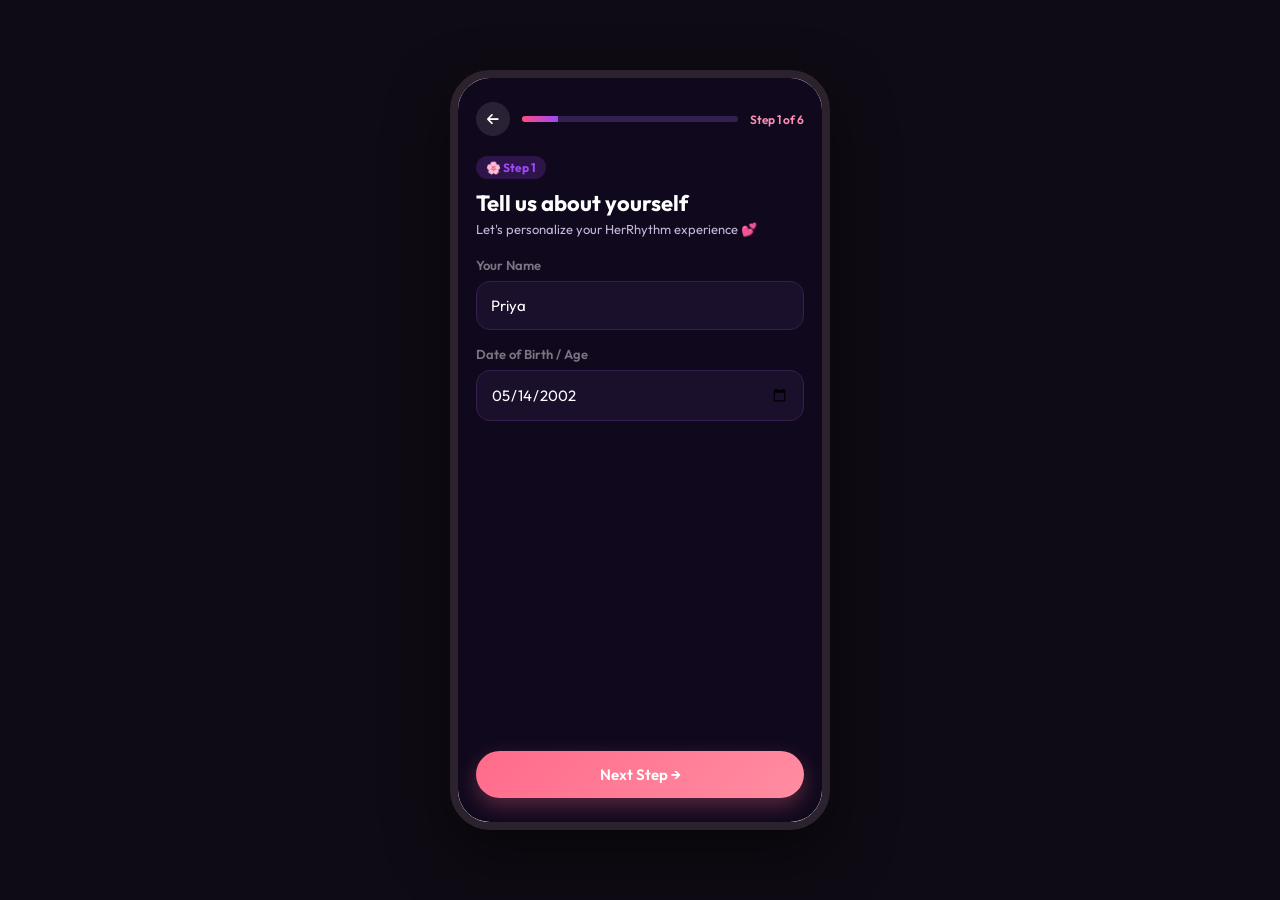
<file: preview/index.html>
<!DOCTYPE html>
<html lang="en" data-stitch-project="11146883914433952783">
<head>
    <meta charset="UTF-8">
    <meta name="viewport" content="width=device-width, initial-scale=1.0">
    <meta name="stitch-design-system" content="HerRhythm-Material-Rose-V2">
    <meta name="stitch-project-id" content="11146883914433952783">
    <meta name="stitch-api-token" content="HERRHYTHM_STITCH_DEMO_TOKEN">
    <title>HerRhythm - Women's Health & Cycle Companion</title>
    <link rel="stylesheet" href="styles.css">
    <link rel="preconnect" href="https://fonts.googleapis.com">
    <link rel="preconnect" href="https://fonts.gstatic.com" crossorigin>
    <link href="https://fonts.googleapis.com/css2?family=Outfit:wght@300;400;500;600;700;800&family=Google+Sans:wght@400;500;700&display=swap" rel="stylesheet">
    <link rel="stylesheet" href="https://cdnjs.cloudflare.com/ajax/libs/font-awesome/6.4.0/css/all.min.css">
</head>
<body>
    <div class="mobile-frame" data-stitch-container="app-frame">
        <!-- ONBOARDING SETUP OVERLAY -->
        <div class="auth-overlay active" id="auth-overlay">
            <div class="onboarding-screen" id="onboarding-screen">
                <div class="onboarding-header">
                    <button class="back-btn" id="btn-onboarding-back"><i class="fa-solid fa-arrow-left"></i></button>
                    <div class="onboarding-progress">
                        <div class="progress-bar-fill" id="onboarding-progress-fill" style="width: 16.6%;"></div>
                    </div>
                    <span class="step-indicator" id="step-indicator">Step 1 of 6</span>
                </div>

                <div class="onboarding-body" id="onboarding-steps-container">
                    <!-- Step 1: Profile Info -->
                    <div class="onboarding-step active" data-step="1">
                        <div class="step-badge">🌸 Step 1</div>
                        <h2>Tell us about yourself</h2>
                        <p class="step-desc">Let's personalize your HerRhythm experience 💕</p>
                        
                        <div class="form-group">
                            <label>Your Name</label>
                            <input type="text" id="ob-name" class="input-field" placeholder="Enter your name" value="Priya">
                        </div>
                        <div class="form-group">
                            <label>Date of Birth / Age</label>
                            <input type="date" id="ob-dob" class="input-field" value="2002-05-14">
                        </div>
                    </div>

                    <!-- Step 2: Physical Metrics (Height, Weight, Activity) -->
                    <div class="onboarding-step" data-step="2">
                        <div class="step-badge">⚖️ Step 2</div>
                        <h2>Body & Physical Metrics</h2>
                        <p class="step-desc">Used for calculating BMI, hydration, and calorie needs 🌸</p>
                        
                        <div class="form-row">
                            <div class="form-group half">
                                <label>Weight (kg): <strong id="ob-weight-val">55 kg</strong></label>
                                <input type="range" id="ob-weight" min="35" max="130" value="55" class="range-slider">
                            </div>
                            <div class="form-group half">
                                <label>Height (cm): <strong id="ob-height-val">162 cm</strong></label>
                                <input type="range" id="ob-height" min="130" max="200" value="162" class="range-slider">
                            </div>
                        </div>

                        <div class="form-group">
                            <label>Average Daily Sleep</label>
                            <div class="chips-group" id="ob-sleep-chips">
                                <span class="chip">Less than 6 hrs 😴</span>
                                <span class="chip active">7 - 8 hrs 🌙</span>
                                <span class="chip">9+ hrs 💤</span>
                            </div>
                        </div>

                        <div class="form-group">
                            <label>Physical Activity Level</label>
                            <div class="chips-group" id="ob-activity-chips">
                                <span class="chip">Sedentary 🛋️</span>
                                <span class="chip active">Light Exercise / Yoga 🧘‍♀️</span>
                                <span class="chip">Active Gym / Sports 🏃‍♀️</span>
                            </div>
                        </div>
                    </div>

                    <!-- Step 3: Cycle & Period Details -->
                    <div class="onboarding-step" data-step="3">
                        <div class="step-badge">🩸 Step 3</div>
                        <h2>Cycle & Period Details</h2>
                        <p class="step-desc">Help us forecast your next period and fertility window accurately</p>
                        
                        <div class="form-group">
                            <label>Date of Last Period Start</label>
                            <input type="date" id="ob-last-period" class="input-field" value="2026-08-12">
                        </div>

                        <div class="form-group">
                            <label>Average Cycle Length (Days): <strong id="ob-cycle-len-val">28 days</strong></label>
                            <input type="range" id="ob-cycle-len" min="21" max="40" value="28" class="range-slider">
                        </div>
                        <div class="form-group">
                            <label>Period Duration (Days): <strong id="ob-period-len-val">5 days</strong></label>
                            <input type="range" id="ob-period-len" min="3" max="10" value="5" class="range-slider">
                        </div>

                        <div class="form-group">
                            <label>Typical Flow Intensity</label>
                            <div class="chips-group" id="ob-flow-chips">
                                <span class="chip">Spotting 💧</span>
                                <span class="chip">Light 🩸</span>
                                <span class="chip active">Medium 🩸🩸</span>
                                <span class="chip">Heavy / Clots 🩸🩸🩸</span>
                            </div>
                        </div>

                        <div class="form-group">
                            <label>Cycle Regularity</label>
                            <div class="chips-group" id="ob-regularity-chips">
                                <span class="chip active">Very Regular</span>
                                <span class="chip">Slightly Irregular</span>
                                <span class="chip">PCOS / Very Irregular</span>
                            </div>
                        </div>
                    </div>

                    <!-- Step 4: Comprehensive Girls' Health Concerns -->
                    <div class="onboarding-step" data-step="4">
                        <div class="step-badge">🩺 Step 4</div>
                        <h2>Girls' Health Concerns Checklist</h2>
                        <p class="step-desc">Select all symptoms or conditions you currently experience:</p>
                        
                        <div class="symptoms-grid" id="ob-problems-grid">
                            <div class="symptom-card active" data-problem="PCOS / PCOD">
                                <span class="sym-icon">🌸</span>
                                <div>
                                    <strong>PCOS / PCOD</strong>
                                    <small>Hormonal imbalance, irregular periods</small>
                                </div>
                            </div>
                            <div class="symptom-card active" data-problem="Severe Cramps">
                                <span class="sym-icon">⚡</span>
                                <div>
                                    <strong>Severe Cramps</strong>
                                    <small>Pelvic pain, dysmenorrhea</small>
                                </div>
                            </div>
                            <div class="symptom-card" data-problem="PMS Mood Swings">
                                <span class="sym-icon">😖</span>
                                <div>
                                    <strong>PMS Mood Swings</strong>
                                    <small>Irritability, sudden sadness</small>
                                </div>
                            </div>
                            <div class="symptom-card" data-problem="Irregular Periods">
                                <span class="sym-icon">💧</span>
                                <div>
                                    <strong>Irregular Periods</strong>
                                    <small>Delayed cycles or missed months</small>
                                </div>
                            </div>
                            <div class="symptom-card" data-problem="Hormonal Acne">
                                <span class="sym-icon">✨</span>
                                <div>
                                    <strong>Hormonal Acne</strong>
                                    <small>Chin & jawline breakouts</small>
                                </div>
                            </div>
                            <div class="symptom-card" data-problem="Bloating & Puffiness">
                                <span class="sym-icon">🎈</span>
                                <div>
                                    <strong>Bloating & Water Weight</strong>
                                    <small>Abdominal tightness</small>
                                </div>
                            </div>
                            <div class="symptom-card" data-problem="Chronic Fatigue">
                                <span class="sym-icon">😴</span>
                                <div>
                                    <strong>Chronic Fatigue</strong>
                                    <small>Low energy, mid-day crashes</small>
                                </div>
                            </div>
                            <div class="symptom-card" data-problem="Heavy Bleeding">
                                <span class="sym-icon">🩸</span>
                                <div>
                                    <strong>Heavy Bleeding / Clots</strong>
                                    <small>Frequent pad changes</small>
                                </div>
                            </div>
                            <div class="symptom-card" data-problem="Endometriosis / Cysts">
                                <span class="sym-icon">🩺</span>
                                <div>
                                    <strong>Endometriosis / Fibroids</strong>
                                    <small>Deep pelvic pain</small>
                                </div>
                            </div>
                            <div class="symptom-card" data-problem="Excess Body Hair">
                                <span class="sym-icon">💅</span>
                                <div>
                                    <strong>Hirsutism / Facial Hair</strong>
                                    <small>PCOS-related hair growth</small>
                                </div>
                            </div>
                        </div>
                    </div>

                    <!-- Step 5: Lifestyle, Cravings & Medications -->
                    <div class="onboarding-step" data-step="5">
                        <div class="step-badge">🥗 Step 5</div>
                        <h2>Cravings & Medications</h2>
                        <p class="step-desc">Help us recommend tailored herbal teas & nutrition tips ☕</p>
                        
                        <div class="form-group">
                            <label>Period / PMS Cravings</label>
                            <div class="chips-group" id="ob-cravings-chips">
                                <span class="chip active">Chocolate & Sweets 🍫</span>
                                <span class="chip">Salty Snacks 🍟</span>
                                <span class="chip">Carbs & Pasta 🍝</span>
                                <span class="chip">Low Appetite 🍵</span>
                            </div>
                        </div>

                        <div class="form-group">
                            <label>Supplements or Medications Taken</label>
                            <div class="chips-group" id="ob-meds-chips">
                                <span class="chip">PCOS Supplements (Myo-Inositol) 💊</span>
                                <span class="chip active">Pain Relievers (Meftal/Ibuprofen) 💊</span>
                                <span class="chip">Iron / B12 Pills 💊</span>
                                <span class="chip">Birth Control 💊</span>
                                <span class="chip">None 🌿</span>
                            </div>
                        </div>
                    </div>

                    <!-- Step 6: Wellness Goals -->
                    <div class="onboarding-step" data-step="6">
                        <div class="step-badge">✨ Step 6</div>
                        <h2>Your Primary Health Goal</h2>
                        <p class="step-desc">What is your main focus with HerRhythm?</p>
                        
                        <div class="goal-options" id="ob-goals-list">
                            <div class="goal-card active" data-goal="Track Period & Ovulation">
                                <i class="fa-solid fa-calendar-check"></i>
                                <div>
                                    <h4>Track Period & Ovulation</h4>
                                    <p>Stay prepared for every cycle phase & fertile days</p>
                                </div>
                            </div>
                            <div class="goal-card" data-goal="Manage PCOS & Cramps">
                                <i class="fa-solid fa-heart-pulse"></i>
                                <div>
                                    <h4>Manage PCOS & Cramp Remedies</h4>
                                    <p>Natural herbal teas, pelvic stretches & pain relief</p>
                                </div>
                            </div>
                            <div class="goal-card" data-goal="Mood & Energy Balance">
                                <i class="fa-solid fa-sparkles"></i>
                                <div>
                                    <h4>Mood & Energy Alignment</h4>
                                    <p>Synchronize work, fitness, and diet with hormones</p>
                                </div>
                            </div>
                            <div class="goal-card" data-goal="Pregnancy & Conception Mode">
                                <i class="fa-solid fa-baby"></i>
                                <div>
                                    <h4>Pregnancy / Trying to Conceive</h4>
                                    <p>Peak fertility tracking & ovulation alerts</p>
                                </div>
                            </div>
                        </div>
                    </div>
                </div>

                <div class="onboarding-footer">
                    <button class="btn btn-primary full-width" id="btn-onboarding-next">Next Step →</button>
                </div>
            </div>
        </div>

        <header class="app-header">
            <div class="logo-area">
                <div class="logo-badge">🌸</div>
                <div>
                    <h1 id="header-user-greeting">HerRhythm</h1>
                    <span class="subtitle" id="cycle-subtitle">Cycle Day 11 • Follicular Phase</span>
                </div>
            </div>
            <div style="display:flex; align-items:center; gap:8px;">
                <button class="icon-btn" id="theme-toggle" title="Toggle Theme">
                    <i class="fa-solid fa-moon"></i>
                </button>
                <button class="profile-avatar-btn" id="btn-open-user-profile" title="Edit Health Profile & Onboarding Data">
                    <span id="header-user-initial">P</span>
                </button>
            </div>
        </header>

        <!-- FLOATING LIVE DOCTOR CHAT FAB BUTTON -->
        <button class="chat-fab-btn" id="fab-open-doctor-chat" title="Chat Live with Doctor 🩺">
            <i class="fa-solid fa-comments"></i>
            <span class="fab-badge">1</span>
        </button>

        <main class="app-body">
            <!-- TAB 1: HOME -->
            <section id="tab-home" class="tab-content active">
                <div class="hero-cycle-card">
                    <div class="cycle-ring-wrapper">
                        <svg class="cycle-svg" viewBox="0 0 100 100">
                            <circle class="ring-bg" cx="50" cy="50" r="42"></circle>
                            <circle class="ring-progress" id="ring-progress-bar" cx="50" cy="50" r="42" stroke-dasharray="264" stroke-dashoffset="150"></circle>
                        </svg>
                        <div class="cycle-ring-content">
                            <span class="ring-label">Period in</span>
                            <h2 class="ring-days" id="days-count">17 Days</h2>
                            <div class="fertility-pill" id="fertility-status">High Fertility Window</div>
                        </div>
                    </div>
                </div>

                <!-- EMERGENCY SOS PANIC SAFETY BAR -->
                <div class="card sos-home-banner" id="btn-trigger-sos">
                    <div class="sos-icon-wrapper"><i class="fa-solid fa-triangle-exclamation"></i></div>
                    <div style="flex:1;">
                        <h4 style="color:#FF4B82; font-size:14px;">🚨 EMERGENCY SOS SAFETY PANIC</h4>
                        <p style="font-size:11px; color:var(--text-muted);">Tap for instant GPS alert to Caregiver & Police</p>
                    </div>
                    <button class="btn btn-primary btn-sm sos-trigger-btn">SOS 🚨</button>
                </div>

                <div class="quick-actions">
                    <button class="btn btn-primary" id="btn-open-log">
                        <i class="fa-solid fa-plus"></i> Log Symptoms & Mood
                    </button>
                </div>

                <!-- HEALTH SENSORS & SMARTWATCH VITALS DASHBOARD -->
                <div class="section-title mt-4">Smartwatch Health Sensors & Vitals ⌚</div>
                <div class="card sensor-dashboard-card" style="padding:16px;">
                    <div class="sensor-header-row" style="display:flex; justify-content:space-between; align-items:center; margin-bottom:12px;">
                        <div style="display:flex; align-items:center; gap:6px;">
                            <span class="live-status-indicator" style="background:#4EE4A0; width:8px; height:8px; border-radius:50%; display:inline-block;"></span>
                            <strong style="font-size:12px; color:var(--text-primary);">Live BLE Sensors Active</strong>
                        </div>
                        <button class="btn btn-secondary btn-sm" id="btn-sync-sensors" style="padding:4px 8px; font-size:10px;"><i class="fa-solid fa-rotate"></i> Sync Vitals</button>
                    </div>

                    <div class="sensor-grid">
                        <!-- Heart Rate -->
                        <div class="sensor-box card">
                            <div class="sensor-icon icon-magenta"><i class="fa-solid fa-heart-pulse"></i></div>
                            <div>
                                <span class="sensor-label">Heart Rate</span>
                                <h3 class="sensor-val" id="sensor-hr">74 <small style="font-size:10px;">BPM</small></h3>
                                <span class="sensor-status" style="color:#4EE4A0;">Resting • Normal</span>
                            </div>
                        </div>

                        <!-- Basal Body Temp (BBT) -->
                        <div class="sensor-box card">
                            <div class="sensor-icon icon-purple"><i class="fa-solid fa-temperature-three-quarters"></i></div>
                            <div>
                                <span class="sensor-label">Basal Temp (BBT)</span>
                                <h3 class="sensor-val" id="sensor-bbt">36.7°C</h3>
                                <span class="sensor-status" style="color:#A048F8;">Follicular Phase</span>
                            </div>
                        </div>

                        <!-- SpO2 Blood Oxygen -->
                        <div class="sensor-box card">
                            <div class="sensor-icon icon-blue"><i class="fa-solid fa-lungs"></i></div>
                            <div>
                                <span class="sensor-label">Blood Oxygen</span>
                                <h3 class="sensor-val" id="sensor-spo2">98%</h3>
                                <span class="sensor-status" style="color:#4EE4A0;">Optimal Oxygen</span>
                            </div>
                        </div>

                        <!-- HRV Stress Index -->
                        <div class="sensor-box card">
                            <div class="sensor-icon icon-magenta"><i class="fa-solid fa-brain"></i></div>
                            <div>
                                <span class="sensor-label">HRV Stress</span>
                                <h3 class="sensor-val" id="sensor-stress">32 <small style="font-size:10px;">/ 100</small></h3>
                                <span class="sensor-status" style="color:#4EE4A0;">Low Stress</span>
                            </div>
                        </div>

                        <!-- Cramp Pain Sensor Index -->
                        <div class="sensor-box card">
                            <div class="sensor-icon icon-purple"><i class="fa-solid fa-bolt"></i></div>
                            <div>
                                <span class="sensor-label">Cramp Pain Index</span>
                                <h3 class="sensor-val" id="sensor-cramp">Mild</h3>
                                <span class="sensor-status" style="color:#FF9F43;">Level 2 / 10 Pain</span>
                            </div>
                        </div>

                        <!-- Active Steps -->
                        <div class="sensor-box card">
                            <div class="sensor-icon icon-blue"><i class="fa-solid fa-shoe-prints"></i></div>
                            <div>
                                <span class="sensor-label">Daily Steps</span>
                                <h3 class="sensor-val" id="sensor-steps">6,420</h3>
                                <span class="sensor-status" style="color:var(--text-muted);">320 kcal burned</span>
                            </div>
                        </div>
                    </div>
                </div>

                <!-- QUICK DOCTOR & FEATURES SHORTCUT BANNERS -->
                <div class="doctor-home-banner card" id="btn-goto-doctor">
                    <div class="doc-action-icon icon-purple"><i class="fa-solid fa-user-doctor"></i></div>
                    <div>
                        <h4>Doctor Care & Live Chat 💬</h4>
                        <p>Talk with Dr. Ananya Sharma & Gynecologists live</p>
                    </div>
                </div>

                <div class="doctor-home-banner card" id="btn-goto-features" style="border-color: rgba(255, 75, 130, 0.4);">
                    <div class="doc-action-icon icon-magenta"><i class="fa-solid fa-sparkles"></i></div>
                    <div>
                        <h4>Explore All 11 Features ✨</h4>
                        <p>Reminders, PCOS, SOS Safety, NYRA AI & Guided Yoga</p>
                    </div>
                </div>

                <div class="section-title">Today's Cycle Guidance</div>
                <div class="card phase-card" id="phase-info-card">
                    <div class="card-icon" style="background: rgba(255, 148, 184, 0.15); color: #FF6B8B;">
                        <i class="fa-solid fa-bolt"></i>
                    </div>
                    <div>
                        <h3 id="phase-name">Follicular Phase</h3>
                        <p id="phase-desc">Estrogen levels are rising. You may feel energized, confident, and ready to tackle new goals!</p>
                    </div>
                </div>

                <div class="card metric-card">
                    <div class="metric-header">
                        <div class="metric-info">
                            <i class="fa-solid fa-droplet" style="color: #00B4D8;"></i>
                            <span>Water Intake</span>
                        </div>
                        <span class="metric-val" id="water-count">4 / 8 glasses</span>
                    </div>
                    <div class="progress-bar-bg">
                        <div class="progress-fill" id="water-fill" style="width: 50%;"></div>
                    </div>
                    <button class="btn btn-secondary btn-sm" id="btn-add-water">+ Add Glass</button>
                </div>
            </section>

            <!-- TAB 2: CALENDAR -->
            <section id="tab-calendar" class="tab-content">
                <div class="calendar-header">
                    <h2 id="calendar-month-year">August 2026</h2>
                    <span class="tag">Avg 28 Days</span>
                </div>
                <div class="calendar-grid-weekdays">
                    <span>M</span><span>T</span><span>W</span><span>T</span><span>F</span><span>S</span><span>S</span>
                </div>
                <div class="calendar-grid-days" id="calendar-days">
                    <!-- Injected by JS -->
                </div>
                <div class="calendar-legend">
                    <span class="legend-item"><span class="dot dot-period"></span> Period</span>
                    <span class="legend-item"><span class="dot dot-ovulation"></span> Ovulation</span>
                    <span class="legend-item"><span class="dot dot-fertile"></span> Fertile</span>
                </div>

                <div class="card mt-4">
                    <h3><i class="fa-solid fa-sparkles" style="color: #8A4FFF;"></i> Forecast</h3>
                    <p class="text-muted" id="next-period-forecast">Next expected period: Aug 28, 2026</p>
                </div>
            </section>

            <!-- TAB 3: INSIGHTS -->
            <section id="tab-insights" class="tab-content">
                <div class="doctor-hero" style="background: linear-gradient(135deg, rgba(138, 79, 255, 0.15), rgba(255, 75, 130, 0.15)); border-color: rgba(138, 79, 255, 0.4);">
                    <span class="step-badge" style="background: rgba(138, 79, 255, 0.2); color: #A048F8;">📊 Cycle Intelligence & Analytics</span>
                    <h2>Hormonal Health Insights</h2>
                    <p class="doctor-hero-desc">Personalized cycle analytics, ovulation trends & expert medical guides 🌸</p>
                </div>

                <!-- HEALTH SCORE & HORMONAL INDEX CARD -->
                <div class="section-title mt-3">Monthly Health & Hormonal Index</div>
                <div class="card" style="padding: 16px;">
                    <div style="display:flex; justify-content:space-between; align-items:center; margin-bottom:12px;">
                        <div>
                            <span style="font-size:11px; color:var(--text-muted);">Overall Health Score</span>
                            <h2 style="font-size:24px; color:#4EE4A0; font-weight:800;">88 <small style="font-size:12px; color:var(--text-muted);">/ 100</small></h2>
                        </div>
                        <span class="doc-tag" style="background:rgba(78,228,160,0.15); color:#4EE4A0; padding:6px 12px; font-size:11px;">Optimal Wellness</span>
                    </div>

                    <div style="display:grid; grid-template-columns:repeat(2, 1fr); gap:10px; margin-top:10px;">
                        <div style="background:rgba(255,255,255,0.03); padding:10px; border-radius:12px; border:1px solid var(--border-color);">
                            <span style="font-size:10px; color:var(--text-muted); display:block;">Estrogen Curve</span>
                            <strong style="font-size:13px; color:#FF8FB3;">Rising 📈 (Follicular)</strong>
                        </div>
                        <div style="background:rgba(255,255,255,0.03); padding:10px; border-radius:12px; border:1px solid var(--border-color);">
                            <span style="font-size:10px; color:var(--text-muted); display:block;">Progesterone Level</span>
                            <strong style="font-size:13px; color:#A048F8;">Baseline Low 💧</strong>
                        </div>
                    </div>
                </div>

                <!-- SYMPTOM PATTERN SUMMARY CARD -->
                <div class="section-title">30-Day Symptom Patterns</div>
                <div class="card" style="padding: 14px;">
                    <div style="display:flex; flex-direction:column; gap:10px;">
                        <div style="display:flex; justify-content:space-between; align-items:center; font-size:12px;">
                            <span><i class="fa-solid fa-bolt" style="color:#FF4B82;"></i> Cramp Intensity (Avg)</span>
                            <strong style="color:#4EE4A0;">Mild (2 / 10)</strong>
                        </div>
                        <div style="display:flex; justify-content:space-between; align-items:center; font-size:12px;">
                            <span><i class="fa-solid fa-droplet" style="color:#00B4D8;"></i> Hydration Goal Success</span>
                            <strong style="color:#00B4D8;">82% Completed</strong>
                        </div>
                        <div style="display:flex; justify-content:space-between; align-items:center; font-size:12px;">
                            <span><i class="fa-solid fa-moon" style="color:#A048F8;"></i> Sleep Quality Avg</span>
                            <strong style="color:#A048F8;">7h 45m / Night</strong>
                        </div>
                    </div>
                </div>

                <!-- PERSONALIZED ARTICLES LIST -->
                <div class="section-title">Personalized Women's Health Guides 📚</div>
                <div class="articles-list" id="articles-container">
                    <!-- Injected by JS -->
                </div>
            </section>

            <!-- TAB 4: SETTINGS -->
            <section id="tab-settings" class="tab-content">
                <div class="section-title">Cycle Parameters</div>
                <div class="card setting-card">
                    <label>Average Cycle Length (Days): <strong id="val-cycle-len">28</strong></label>
                    <input type="range" id="input-cycle-len" min="21" max="40" value="28">
                </div>
                <div class="card setting-card">
                    <label>Period Duration (Days): <strong id="val-period-len">5</strong></label>
                    <input type="range" id="input-period-len" min="3" max="10" value="5">
                </div>
                <div class="card setting-card row-between">
                    <span>Notifications & Reminders</span>
                    <input type="checkbox" id="toggle-notifications" checked>
                </div>
                <div class="card setting-card">
                    <label>Stitch AI Project Integration</label>
                    <div style="font-size:11px; color:var(--text-muted); margin-top:2px; margin-bottom:8px;">Linked Project: <code>11146883914433952783</code></div>
                    <button class="btn btn-secondary btn-sm full-width" id="btn-export-stitch"><i class="fa-solid fa-wand-magic-sparkles"></i> Export Stitch UI Specs</button>
                </div>
            </section>
            <section id="tab-features" class="tab-content">
                <div class="features-hero">
                    <span class="step-badge">🌸 HerRhythm Suite</span>
                    <h2>Smartwatch & Mobile Features</h2>
                    <p class="features-hero-desc">Advanced wellness tracking, cycle intelligence, and personal safety crafted for women.</p>
                </div>

                <div class="features-grid">
                    <!-- 1. Smart Reminders -->
                    <div class="card feature-card">
                        <div class="feature-header">
                            <div class="feature-icon-wrapper icon-magenta">
                                <i class="fa-solid fa-bell"></i>
                            </div>
                            <div>
                                <h3>Smart Reminders</h3>
                                <span class="feature-tag">Personalized</span>
                            </div>
                        </div>
                        <p class="feature-desc">Tailored notifications for your daily wellness, medical needs, and routine care.</p>
                        <div class="feature-list">
                            <div class="feature-item"><i class="fa-solid fa-check"></i> Health & Wellness Reminders</div>
                            <div class="feature-item"><i class="fa-solid fa-check"></i> Medication & Supplement Schedules</div>
                            <div class="feature-item"><i class="fa-solid fa-check"></i> Hydration & Water Goal Alerts</div>
                            <div class="feature-item"><i class="fa-solid fa-check"></i> Workout & Activity Reminders</div>
                            <div class="feature-item"><i class="fa-solid fa-check"></i> Doctor Appointment Tracking</div>
                            <div class="feature-item"><i class="fa-solid fa-check"></i> Daily Motivational Boosts</div>
                        </div>
                    </div>

                    <!-- 2. PCOS / PCOD Support -->
                    <div class="card feature-card">
                        <div class="feature-header">
                            <div class="feature-icon-wrapper icon-purple">
                                <i class="fa-solid fa-seedling"></i>
                            </div>
                            <div>
                                <h3>PCOS / PCOD Support</h3>
                                <span class="feature-tag">Cycle-Aware</span>
                            </div>
                        </div>
                        <p class="feature-desc">Dedicated tracking and insights for hormonal imbalance management.</p>
                        <div class="feature-list">
                            <div class="feature-item"><i class="fa-solid fa-check"></i> Cycle-Aware Wellness Support</div>
                            <div class="feature-item"><i class="fa-solid fa-check"></i> Symptom & Lifestyle Tracking</div>
                            <div class="feature-item"><i class="fa-solid fa-check"></i> Personalized Metabolic Insights</div>
                        </div>
                    </div>

                    <!-- 3. Water Intake Tracking -->
                    <div class="card feature-card">
                        <div class="feature-header">
                            <div class="feature-icon-wrapper icon-blue">
                                <i class="fa-solid fa-droplet"></i>
                            </div>
                            <div>
                                <h3>Water Intake Tracking</h3>
                                <span class="feature-tag">Hydration</span>
                            </div>
                        </div>
                        <p class="feature-desc">Log daily hydration, customize goals, and receive smart reminders.</p>
                        <div class="feature-list">
                            <div class="feature-item"><i class="fa-solid fa-check"></i> Daily Water Intake Logging</div>
                            <div class="feature-item"><i class="fa-solid fa-check"></i> Custom Hydration Goals</div>
                            <div class="feature-item"><i class="fa-solid fa-check"></i> Smart Hydration Reminders</div>
                        </div>
                    </div>

                    <!-- 4. Pregnancy Support -->
                    <div class="card feature-card">
                        <div class="feature-header">
                            <div class="feature-icon-wrapper icon-rose">
                                <i class="fa-solid fa-baby"></i>
                            </div>
                            <div>
                                <h3>Pregnancy Support</h3>
                                <span class="feature-tag">Maternal Care</span>
                            </div>
                        </div>
                        <p class="feature-desc">Specialized wellness guidance and health tracking throughout your pregnancy journey.</p>
                        <div class="feature-list">
                            <div class="feature-item"><i class="fa-solid fa-check"></i> Pregnancy-Aware Guidance</div>
                            <div class="feature-item"><i class="fa-solid fa-check"></i> Important Health Reminders</div>
                            <div class="feature-item"><i class="fa-solid fa-check"></i> Trimester Wellness Tracking</div>
                        </div>
                    </div>

                    <!-- 5. Mood, Stress & Pattern Tracking -->
                    <div class="card feature-card">
                        <div class="feature-header">
                            <div class="feature-icon-wrapper icon-magenta">
                                <i class="fa-solid fa-brain"></i>
                            </div>
                            <div>
                                <h3>Mood, Stress & Pattern Tracking</h3>
                                <span class="feature-tag">Analytics</span>
                            </div>
                        </div>
                        <p class="feature-desc">Understand emotional shifts, stress triggers, and hormonal patterns.</p>
                        <div class="feature-list">
                            <div class="feature-item"><i class="fa-solid fa-check"></i> Daily Mood Logging</div>
                            <div class="feature-item"><i class="fa-solid fa-check"></i> Stress Level Monitoring</div>
                            <div class="feature-item"><i class="fa-solid fa-check"></i> Daily & Weekly Hormonal Patterns</div>
                            <div class="feature-item"><i class="fa-solid fa-check"></i> Health & Lifestyle Insights</div>
                        </div>
                    </div>

                    <!-- 6. NYRA AI Bot (CLEAN PLACEHOLDER ONLY) -->
                    <div class="card feature-card placeholder-card">
                        <div class="feature-header">
                            <div class="feature-icon-wrapper icon-glowing">
                                <i class="fa-solid fa-robot"></i>
                            </div>
                            <div>
                                <h3>NYRA AI — Coming Soon</h3>
                                <span class="badge-coming-soon">Coming Soon</span>
                            </div>
                        </div>
                        <p class="feature-desc">Your 24/7 intelligent health & cycle assistant. This integration space is reserved for future AI releases.</p>
                        <div class="placeholder-status-box">
                            <i class="fa-solid fa-sparkles"></i>
                            <span>Integration Ready • Future System Placeholder</span>
                        </div>
                    </div>

                    <!-- 7. Emergency & Safety Features -->
                    <div class="card feature-card sos-feature-card">
                        <div class="feature-header">
                            <div class="feature-icon-wrapper icon-red">
                                <i class="fa-solid fa-shield-halved"></i>
                            </div>
                            <div>
                                <h3>Emergency & Safety Features</h3>
                                <span class="feature-tag tag-sos">SOS Ready</span>
                            </div>
                        </div>
                        <p class="feature-desc">Instant emergency alerts and rapid location & medical ID access when you need it most.</p>
                        <div class="feature-list">
                            <div class="feature-item"><i class="fa-solid fa-check"></i> Emergency / SOS One-Tap Support</div>
                            <div class="feature-item"><i class="fa-solid fa-check"></i> Instant Safety Broadcast Alerts</div>
                            <div class="feature-item"><i class="fa-solid fa-check"></i> Quick Emergency Access Button</div>
                        </div>
                    </div>

                    <!-- 8. Health Reports & Insights -->
                    <div class="card feature-card">
                        <div class="feature-header">
                            <div class="feature-icon-wrapper icon-purple">
                                <i class="fa-solid fa-chart-pie"></i>
                            </div>
                            <div>
                                <h3>Health Reports & Insights</h3>
                                <span class="feature-tag">History</span>
                            </div>
                        </div>
                        <p class="feature-desc">Detailed health summaries, weekly cycle trends, and historical analysis.</p>
                        <div class="feature-list">
                            <div class="feature-item"><i class="fa-solid fa-check"></i> Daily Health Breakdown</div>
                            <div class="feature-item"><i class="fa-solid fa-check"></i> Weekly Health Summaries</div>
                            <div class="feature-item"><i class="fa-solid fa-check"></i> Monthly Cycle Insights</div>
                            <div class="feature-item"><i class="fa-solid fa-check"></i> Personalized Health History</div>
                        </div>
                    </div>

                    <!-- 9. Guided Sessions -->
                    <div class="card feature-card">
                        <div class="feature-header">
                            <div class="feature-icon-wrapper icon-green">
                                <i class="fa-solid fa-spa"></i>
                            </div>
                            <div>
                                <h3>Guided Sessions</h3>
                                <span class="feature-tag">Activities</span>
                            </div>
                        </div>
                        <p class="feature-desc">Interactive, selectable sessions for deep breathing, pelvic yoga, and mindfulness.</p>
                        <div class="guided-sessions-selector">
                            <button class="guided-btn active" data-session="breathing"><i class="fa-solid fa-wind"></i> Breathing</button>
                            <button class="guided-btn" data-session="yoga"><i class="fa-solid fa-person-dots-from-line"></i> Yoga</button>
                            <button class="guided-btn" data-session="meditation"><i class="fa-solid fa-om"></i> Meditation</button>
                        </div>
                        <div class="guided-session-display" id="guided-session-info">
                            <h4 id="guided-title">4-7-8 Deep Breathing</h4>
                            <p id="guided-desc">Calm nervous system & reduce period stress (5 Mins)</p>
                            <button class="btn btn-secondary btn-sm full-width mt-2" id="btn-start-session"><i class="fa-solid fa-play"></i> Start Guided Session</button>
                        </div>
                    </div>

                    <!-- 10. Voice/Text Interface -->
                    <div class="card feature-card">
                        <div class="feature-header">
                            <div class="feature-icon-wrapper icon-magenta">
                                <i class="fa-solid fa-microphone"></i>
                            </div>
                            <div>
                                <h3>Voice / Text Interface</h3>
                                <span class="badge-ui-only">UI Preview Only</span>
                            </div>
                        </div>
                        <p class="feature-desc">Hands-free voice interaction and text command UI ready for future integration.</p>
                        <div class="voice-ui-preview">
                            <input type="text" class="input-field voice-input-mock" placeholder="Ask or command HerRhythm..." readonly>
                            <button class="voice-mic-btn" title="Voice Input (UI Preview)"><i class="fa-solid fa-microphone"></i></button>
                        </div>
                    </div>

                    <!-- 11. Doctor / Caregiver Access -->
                    <div class="card feature-card">
                        <div class="feature-header">
                            <div class="feature-icon-wrapper icon-blue">
                                <i class="fa-solid fa-user-doctor"></i>
                            </div>
                            <div>
                                <h3>Doctor / Caregiver Access</h3>
                                <span class="feature-tag">Privacy Control</span>
                            </div>
                        </div>
                        <p class="feature-desc">Share selected health reports with trusted doctors or caregivers with strict consent control.</p>
                        <div class="consent-box">
                            <label class="toggle-switch-label">
                                <span>Doctor Access Consent</span>
                                <input type="checkbox" id="doctor-consent-toggle" checked>
                            </label>
                            <small class="text-muted"><i class="fa-solid fa-lock"></i> User consent required. Revoke access anytime.</small>
                        </div>
                    </div>
                </div>
            </section>

            <!-- TAB: DOCTOR & CARE CONSULTATION -->
            <section id="tab-doctor" class="tab-content">
                <div class="doctor-hero">
                    <span class="step-badge">🩺 Doctor Care & Consultation</span>
                    <h2>Women's Health Specialists</h2>
                    <p class="doctor-hero-desc">Connect with verified Gynecologists, PCOS Experts & Fertility Specialists online 🌸</p>
                    <a href="doctor_portal.html" target="_blank" class="btn btn-secondary btn-sm mt-2" style="display:inline-flex; align-items:center; gap:6px;"><i class="fa-solid fa-arrow-up-right-from-square"></i> Open Dedicated Doctor Web Portal (For Doctors) 🩺</a>
                </div>

                <!-- QUICK DOCTOR ACTION CARDS -->
                <div class="doctor-quick-grid">
                    <div class="card doc-action-card" id="btn-share-report-card">
                        <div class="doc-action-icon icon-blue"><i class="fa-solid fa-file-medical"></i></div>
                        <div>
                            <h4>Share Cycle Report</h4>
                            <p>Generate 30-day health summary for doctor</p>
                        </div>
                    </div>
                    <div class="card doc-action-card" id="btn-upload-prescription-card">
                        <div class="doc-action-icon icon-purple"><i class="fa-solid fa-cloud-arrow-up"></i></div>
                        <div>
                            <h4>Prescription Vault</h4>
                            <p>Upload & store medical records securely</p>
                        </div>
                    </div>
                </div>

                <!-- PATIENT DIRECT MESSAGE BOX FOR DOCTOR -->
                <div class="section-title mt-4">Direct Message Your Doctor</div>
                <div class="card patient-msg-card" style="padding:16px; margin-top:8px;">
                    <div style="display:flex; align-items:center; gap:10px; margin-bottom:12px;">
                        <div class="doc-action-icon icon-magenta"><i class="fa-solid fa-comments"></i></div>
                        <div>
                            <h4 style="font-size:15px; color:var(--text-primary);">Message Doctor Directly 💬</h4>
                            <p style="font-size:11px; color:var(--text-muted);">Send health questions, period concerns & symptom updates to doctor</p>
                        </div>
                    </div>
                    
                    <div class="form-group">
                        <label>Select Doctor:</label>
                        <select id="direct-msg-doc-select" class="input-field" style="padding:8px 12px; font-size:13px; background:#160D27;">
                            <option value="Dr. Ananya Sharma">👩‍⚕️ Dr. Ananya Sharma (Senior Gynecologist & PCOS Specialist)</option>
                            <option value="Dr. Meera Iyer">👩‍⚕️ Dr. Meera Iyer (Fertility & Reproductive Endocrinologist)</option>
                            <option value="Dr. Ritu Verma">👩‍⚕️ Dr. Ritu Verma (Holistic Women's Nutritionist & Hormones)</option>
                        </select>
                    </div>

                    <div class="form-group">
                        <label>Type Message to Doctor:</label>
                        <textarea id="direct-msg-text" class="input-field" rows="3" placeholder="e.g. Hello Doctor, I have severe cramps and 3 days period delay. Please advise remedies 🌸" style="resize:none; font-size:13px;"></textarea>
                    </div>

                    <button class="btn btn-primary full-width" id="btn-send-patient-direct-msg">
                        <i class="fa-solid fa-paper-plane"></i> Send Message to Doctor 🚀
                    </button>
                </div>

                <!-- SPECIALIST DOCTORS LIST -->
                <div class="section-title mt-4">Top Verified Gynecologists</div>
                <div class="doctors-list">
                    <!-- Doctor Card 1 -->
                    <div class="card doctor-card">
                        <div class="doc-avatar-wrapper">
                            <span class="doc-avatar">👩‍⚕️</span>
                            <span class="doc-status-online"></span>
                        </div>
                        <div class="doc-info">
                            <div class="doc-name-row">
                                <h3>Dr. Ananya Sharma</h3>
                                <span class="doc-rating"><i class="fa-solid fa-star"></i> 4.9 (120+)</span>
                            </div>
                            <span class="doc-spec">Senior Gynecologist & PCOS Specialist</span>
                            <p class="doc-exp"><i class="fa-solid fa-briefcase"></i> 12+ Yrs Exp • MBBS, MD (Gynae)</p>
                            <div class="doc-tags">
                                <span class="doc-tag">PCOS / PCOD</span>
                                <span class="doc-tag">Severe Cramps</span>
                                <span class="doc-tag">Irregular Period</span>
                            </div>
                            <div class="doc-action-row">
                                <span class="doc-fee">₹599 / Consult</span>
                                <div class="doc-btn-group">
                                    <button class="btn btn-secondary btn-sm btn-chat-doc" data-doc="Dr. Ananya Sharma"><i class="fa-solid fa-comments"></i> Chat Live</button>
                                    <button class="btn btn-primary btn-sm btn-book-doc" data-doc="Dr. Ananya Sharma">Book 🩺</button>
                                </div>
                            </div>
                        </div>
                    </div>

                    <!-- Doctor Card 2 -->
                    <div class="card doctor-card">
                        <div class="doc-avatar-wrapper">
                            <span class="doc-avatar">👩‍⚕️</span>
                            <span class="doc-status-online"></span>
                        </div>
                        <div class="doc-info">
                            <div class="doc-name-row">
                                <h3>Dr. Meera Iyer</h3>
                                <span class="doc-rating"><i class="fa-solid fa-star"></i> 4.8 (95+)</span>
                            </div>
                            <span class="doc-spec">Reproductive Endocrinologist & Fertility Expert</span>
                            <p class="doc-exp"><i class="fa-solid fa-briefcase"></i> 15+ Yrs Exp • MD, DNB</p>
                            <div class="doc-tags">
                                <span class="doc-tag">Fertility Care</span>
                                <span class="doc-tag">Endometriosis</span>
                                <span class="doc-tag">Hormone Balance</span>
                            </div>
                            <div class="doc-action-row">
                                <span class="doc-fee">₹699 / Consult</span>
                                <div class="doc-btn-group">
                                    <button class="btn btn-secondary btn-sm btn-chat-doc" data-doc="Dr. Meera Iyer"><i class="fa-solid fa-comments"></i> Chat Live</button>
                                    <button class="btn btn-primary btn-sm btn-book-doc" data-doc="Dr. Meera Iyer">Book 🩺</button>
                                </div>
                            </div>
                        </div>
                    </div>

                    <!-- Doctor Card 3 -->
                    <div class="card doctor-card">
                        <div class="doc-avatar-wrapper">
                            <span class="doc-avatar">👩‍⚕️</span>
                            <span class="doc-status-online"></span>
                        </div>
                        <div class="doc-info">
                            <div class="doc-name-row">
                                <h3>Dr. Ritu Verma</h3>
                                <span class="doc-rating"><i class="fa-solid fa-star"></i> 4.9 (210+)</span>
                            </div>
                            <span class="doc-spec">Holistic Women's Nutritionist & Hormonal Wellness</span>
                            <p class="doc-exp"><i class="fa-solid fa-briefcase"></i> 8+ Yrs Exp • MSc Clinical Nutrition</p>
                            <div class="doc-tags">
                                <span class="doc-tag">PCOS Diet</span>
                                <span class="doc-tag">Weight Management</span>
                                <span class="doc-tag">Acne Remedies</span>
                            </div>
                            <div class="doc-action-row">
                                <span class="doc-fee">₹499 / Consult</span>
                                <div class="doc-btn-group">
                                    <button class="btn btn-secondary btn-sm btn-chat-doc" data-doc="Dr. Ritu Verma"><i class="fa-solid fa-comments"></i> Chat Live</button>
                                    <button class="btn btn-primary btn-sm btn-book-doc" data-doc="Dr. Ritu Verma">Book 🩺</button>
                                </div>
                            </div>
                        </div>
                    </div>
                </div>

                <!-- CAREGIVER & EMERGENCY CONTACT CARD -->
                <div class="section-title mt-4">Emergency & Caregiver Contact</div>
                <div class="card caregiver-card">
                    <div class="caregiver-header">
                        <div class="caregiver-icon"><i class="fa-solid fa-hand-holding-heart"></i></div>
                        <div>
                            <h4>Trusted Caregiver & Emergency Alert</h4>
                            <p>Share instant emergency updates or severe cramp notifications</p>
                        </div>
                    </div>
                    <div class="form-group mt-2">
                        <label>Caregiver / Emergency Contact Name</label>
                        <input type="text" id="caregiver-name" class="input-field" placeholder="e.g. Mom, Partner, Doctor" value="Mom 💕">
                    </div>
                    <div class="form-group">
                        <label>Phone Number</label>
                        <input type="tel" id="caregiver-phone" class="input-field" placeholder="+91 98765 43210" value="+91 98765 43210">
                    </div>
                    <button class="btn btn-secondary btn-sm full-width" id="btn-save-caregiver"><i class="fa-solid fa-floppy-disk"></i> Save Emergency Contact</button>
                </div>
            </section>

            <!-- TAB: DOCTOR DASHBOARD PORTAL (WHEN LOGGED IN AS DOCTOR) -->
            <section id="tab-doctor-portal" class="tab-content">
                <div class="doctor-hero">
                    <span class="step-badge">🩺 Doctor Console</span>
                    <h2>Dr. Ananya Sharma Portal</h2>
                    <p class="doctor-hero-desc">Live patient consultation queue, incoming chat requests & digital prescriptions 👩‍⚕️</p>
                </div>

                <div class="section-title">Incoming Live Chat & Patient Queue</div>
                <div class="doctors-list">
                    <!-- Patient 1 -->
                    <div class="card doctor-card">
                        <div class="doc-avatar-wrapper">
                            <span class="doc-avatar">👩</span>
                            <span class="doc-status-online"></span>
                        </div>
                        <div class="doc-info">
                            <div class="doc-name-row">
                                <h3>Priya Sharma (24 yrs)</h3>
                                <span class="doc-tag" style="background: rgba(255,75,130,0.2); color:#FF4B82;">High Priority</span>
                            </div>
                            <span class="doc-spec">Chief Complaint: Severe Cramps & 3-day Period Delay</span>
                            <p class="doc-exp"><i class="fa-solid fa-clock"></i> Live Chat Active • 2 mins ago</p>
                            <div class="doc-action-row">
                                <button class="btn btn-primary btn-sm btn-open-chat-modal" data-doc="Priya Sharma (Patient)"><i class="fa-solid fa-comments"></i> Open Patient Chat</button>
                            </div>
                        </div>
                    </div>

                    <!-- Patient 2 -->
                    <div class="card doctor-card">
                        <div class="doc-avatar-wrapper">
                            <span class="doc-avatar">👩</span>
                        </div>
                        <div class="doc-info">
                            <div class="doc-name-row">
                                <h3>Ananya Verma (27 yrs)</h3>
                                <span class="doc-tag">PCOS Follow-up</span>
                            </div>
                            <span class="doc-spec">Chief Complaint: Hormonal Acne & Irregular Cycles</span>
                            <p class="doc-exp"><i class="fa-solid fa-calendar"></i> Appointment: Today, 02:30 PM</p>
                            <div class="doc-action-row">
                                <button class="btn btn-secondary btn-sm btn-open-chat-modal" data-doc="Ananya Verma (Patient)"><i class="fa-solid fa-file-medical"></i> Review Cycle Report</button>
                            </div>
                        </div>
                    </div>
                </div>
            </section>
        </main>

        <!-- LIVE DOCTOR CHAT MODAL -->
        <div class="modal-overlay" id="doc-live-chat-modal">
            <div class="modal-card chat-modal-card">
                <div class="modal-header chat-header">
                    <div class="chat-doc-info">
                        <div class="doc-avatar-small">👩‍⚕️</div>
                        <div style="flex: 1;">
                            <label style="font-size: 10px; color: #FF8FB3; font-weight: 700; display: block;">SELECT GYNECOLOGIST / SPECIALIST:</label>
                            <select id="chat-doctor-selector" class="input-field" style="padding: 4px 8px; font-size: 12px; margin-top: 2px; border-color: rgba(255, 75, 130, 0.4); background: #160D27;">
                                <option value="Dr. Ananya Sharma">👩‍⚕️ Dr. Ananya Sharma (Senior Gynecologist & PCOS Specialist)</option>
                                <option value="Dr. Meera Iyer">👩‍⚕️ Dr. Meera Iyer (Fertility & Reproductive Endocrinologist)</option>
                                <option value="Dr. Ritu Verma">👩‍⚕️ Dr. Ritu Verma (Holistic Nutritionist & Hormones)</option>
                            </select>
                            <span class="live-status-indicator" style="display:block; margin-top:3px;">🟢 Online Now • Live Instant Reply</span>
                        </div>
                    </div>
                    <button class="close-btn" id="btn-close-live-chat-modal">&times;</button>
                </div>
                <div class="modal-body chat-body" id="chat-messages-container">
                    <!-- Initial Welcome Message from Doctor -->
                    <div class="chat-msg doc-msg">
                        <div class="msg-bubble">
                            Hello! 👋 I'm <strong id="chat-inline-doc-name">Dr. Ananya Sharma</strong>. I see your health details. How can I assist you with your cycle, PCOS, or cramps today? 🌸
                        </div>
                        <span class="msg-time">Just now</span>
                    </div>
                </div>

                <!-- QUICK SYMPTOM SHORTCUT CHIPS -->
                <div class="chat-quick-shortcuts">
                    <span class="chat-shortcut-chip" data-msg="I am having severe cramps and lower back pain ⚡">⚡ Severe Cramps</span>
                    <span class="chat-shortcut-chip" data-msg="My period is delayed by 3 days 💧">💧 Period Delay</span>
                    <span class="chat-shortcut-chip" data-msg="Can you recommend a PCOS diet & tea? 🥗">🥗 PCOS Advice</span>
                </div>

                <div class="modal-footer chat-footer">
                    <button class="chat-attach-btn" id="btn-chat-attach" title="Send Report / Image"><i class="fa-solid fa-paperclip"></i></button>
                    <input type="text" id="chat-input-text" class="input-field chat-input" placeholder="Type message to doctor..." autocomplete="off">
                    <button class="btn btn-primary chat-send-btn" id="btn-send-chat-msg"><i class="fa-solid fa-paper-plane"></i></button>
                </div>
            </div>
        </div>

        <!-- DOCTOR APPOINTMENT MODAL -->
        <div class="modal-overlay" id="doc-modal">
            <div class="modal-card">
                <div class="modal-header">
                    <h3 id="doc-modal-title">Book Doctor Consultation</h3>
                    <button class="close-btn" id="btn-close-doc-modal">&times;</button>
                </div>
                <div class="modal-body">
                    <div class="form-group">
                        <label>Select Date</label>
                        <input type="date" id="doc-book-date" class="input-field" value="2026-08-25">
                    </div>
                    <div class="form-group">
                        <label>Select Time Slot</label>
                        <div class="chips-group" id="doc-time-chips">
                            <span class="chip active">10:00 AM</span>
                            <span class="chip">02:30 PM</span>
                            <span class="chip">06:00 PM</span>
                            <span class="chip">08:00 PM</span>
                        </div>
                    </div>
                    <div class="form-group">
                        <label>Reason for Visit / Health Problem</label>
                        <div class="chips-group" id="doc-reason-chips">
                            <span class="chip active">PCOS Consultation</span>
                            <span class="chip">Severe Cramps Relief</span>
                            <span class="chip">Irregular Period Check</span>
                            <span class="chip">General Wellness</span>
                        </div>
                    </div>
                </div>
                <div class="modal-footer">
                    <button class="btn btn-primary full-width" id="btn-confirm-doc-booking">Confirm Booking 🩺</button>
                </div>
            </div>
        </div>

        <!-- LOG SYMPTOMS MODAL -->
        <div class="modal-overlay" id="log-modal">
            <div class="modal-card">
                <div class="modal-header">
                    <h3>Log Daily Symptoms</h3>
                    <button class="close-btn" id="btn-close-log">&times;</button>
                </div>
                <div class="modal-body">
                    <div class="form-group">
                        <label>Flow Intensity</label>
                        <div class="chips-group" id="flow-chips">
                            <span class="chip" data-flow="Spotting">💧 Spotting</span>
                            <span class="chip active" data-flow="Light">🩸 Light</span>
                            <span class="chip" data-flow="Medium">🩸🩸 Medium</span>
                            <span class="chip" data-flow="Heavy">🩸🩸🩸 Heavy</span>
                        </div>
                    </div>
                    <div class="form-group">
                        <label>Mood</label>
                        <div class="chips-group" id="mood-chips">
                            <span class="chip active">😊 Happy</span>
                            <span class="chip">⚡ Energetic</span>
                            <span class="chip">😌 Calm</span>
                            <span class="chip">😟 Anxious</span>
                            <span class="chip">😴 Tired</span>
                        </div>
                    </div>
                    <div class="form-group">
                        <label>Symptoms</label>
                        <div class="chips-group" id="symptom-chips">
                            <span class="chip active">⚡ Cramps</span>
                            <span class="chip">🤕 Headache</span>
                            <span class="chip">🎈 Bloating</span>
                            <span class="chip">✨ Acne</span>
                            <span class="chip">🍫 Cravings</span>
                        </div>
                    </div>
                </div>
                <div class="modal-footer">
                    <button class="btn btn-primary full-width" id="btn-save-log">Save Entry</button>
                </div>
            </div>
        </div>

        </main>

        <!-- USER PROFILE & ONBOARDING DATA EDITOR MODAL -->
        <div class="modal-overlay" id="user-profile-modal">
            <div class="modal-card" style="max-height:85vh; overflow-y:auto;">
                <div class="modal-header">
                    <div style="display:flex; align-items:center; gap:10px;">
                        <div class="profile-avatar-large" style="width:40px; height:40px; border-radius:50%; background:linear-gradient(135deg, #FF4B82, #A048F8); color:white; display:flex; align-items:center; justify-content:center; font-size:18px; font-weight:700;">👤</div>
                        <div>
                            <h3 id="modal-profile-title" style="font-size:16px;">Priya's Health Profile</h3>
                            <span style="font-size:11px; color:var(--text-muted);">Edit Onboarding & Personal Details</span>
                        </div>
                    </div>
                    <button class="close-btn" id="btn-close-profile-modal">&times;</button>
                </div>
                <div class="modal-body" style="padding:10px 0;">
                    <!-- Basic Info -->
                    <div class="form-group">
                        <label>Your Name</label>
                        <input type="text" id="edit-profile-name" class="input-field" value="Priya Sharma">
                    </div>
                    <div class="form-group" style="display:grid; grid-template-columns:1fr 1fr; gap:10px;">
                        <div>
                            <label>Age (Years)</label>
                            <input type="number" id="edit-profile-age" class="input-field" value="24">
                        </div>
                        <div>
                            <label>Primary Goal</label>
                            <select id="edit-profile-goal" class="input-field" style="background:#160D27; color:white;">
                                <option value="Cycle Tracking">Cycle Tracking</option>
                                <option value="PCOS Management">PCOS Management</option>
                                <option value="Cramp Relief">Cramp Relief</option>
                                <option value="Fertility Planning">Fertility Planning</option>
                            </select>
                        </div>
                    </div>

                    <!-- Body Measurements & BMI -->
                    <div class="form-group" style="display:grid; grid-template-columns:1fr 1fr; gap:10px;">
                        <div>
                            <label>Height (cm)</label>
                            <input type="number" id="edit-profile-height" class="input-field" value="165">
                        </div>
                        <div>
                            <label>Weight (kg)</label>
                            <input type="number" id="edit-profile-weight" class="input-field" value="58">
                        </div>
                    </div>

                    <!-- Calculated BMI Card -->
                    <div class="card" style="background:rgba(255,75,130,0.08); border-color:rgba(255,75,130,0.3); padding:10px; margin-bottom:14px; text-align:center;">
                        <span style="font-size:11px; color:var(--text-muted);">Calculated Body Mass Index (BMI):</span>
                        <strong style="font-size:13px; color:#FF8FB3; display:block; margin-top:2px;" id="edit-profile-bmi-val">21.3 kg/m² (Normal Weight)</strong>
                    </div>

                    <!-- Cycle Parameters -->
                    <div class="form-group" style="display:grid; grid-template-columns:1fr 1fr; gap:10px;">
                        <div>
                            <label>Avg Cycle (Days)</label>
                            <input type="number" id="edit-profile-cycle-len" class="input-field" value="28" min="21" max="45">
                        </div>
                        <div>
                            <label>Period Duration (Days)</label>
                            <input type="number" id="edit-profile-period-len" class="input-field" value="5" min="2" max="10">
                        </div>
                    </div>
                    <div class="form-group">
                        <label>Last Period Start Date</label>
                        <input type="date" id="edit-profile-last-period" class="input-field" value="2026-08-11">
                    </div>

                    <!-- Caregiver Emergency Contact -->
                    <div class="form-group">
                        <label>Caregiver Emergency Contact</label>
                        <input type="text" id="edit-profile-caregiver" class="input-field" value="Mom 💕 (+91 98765 43210)">
                    </div>
                </div>
                <div class="modal-footer">
                    <button class="btn btn-primary full-width" id="btn-save-profile-changes">
                        <i class="fa-solid fa-floppy-disk"></i> Save Profile Changes 💾
                    </button>
                </div>
            </div>
        </div>

        <!-- EMERGENCY SOS PANIC MODAL -->
        <div class="modal-overlay" id="sos-modal">
            <div class="modal-card sos-modal-card" style="border-color:#FF4B82; text-align:center; padding:20px;">
                <div class="sos-alarm-pulse" style="font-size:42px; animation: pulse 1s infinite alternate;">🚨</div>
                <h2 style="color:#FF4B82; font-size:18px; margin:8px 0 2px 0;">EMERGENCY SOS ACTIVATED</h2>
                <p style="font-size:11px; color:var(--text-muted);">Broadcasting Live GPS Location & Caregiver Alert</p>

                <div class="card" style="background:#1F1124; padding:12px; margin:14px 0; border:1px solid #FF4B82; border-radius:14px;">
                    <div style="font-size:10px; color:#FF8FB3; font-weight:700; text-transform:uppercase;">Live GPS Location Dispatched:</div>
                    <div style="font-size:13px; color:white; font-weight:600; margin-top:4px;" id="sos-gps-location">Latitude: 28.6139 | Longitude: 77.2090</div>
                    <div style="font-size:10px; color:#4EE4A0; margin-top:2px;">Accuracy: High (GPS + Smartwatch BLE Sensor)</div>
                </div>

                <div class="form-group" style="text-align:left; font-size:12px; margin-bottom:14px;">
                    <label style="color:var(--text-muted); font-size:11px;">Emergency Alerts Sent To:</label>
                    <div style="margin-top:4px; display:flex; flex-direction:column; gap:4px;">
                        <div><i class="fa-solid fa-check-double" style="color:#4EE4A0;"></i> Caregiver: <strong style="color:white;">Mom 💕 (+91 98765 43210)</strong></div>
                        <div><i class="fa-solid fa-check-double" style="color:#4EE4A0;"></i> Doctor: <strong style="color:white;">Dr. Ananya Sharma</strong></div>
                        <div><i class="fa-solid fa-check-double" style="color:#4EE4A0;"></i> Women Safety Helpline: <strong style="color:white;">1091 (Broadcasted)</strong></div>
                    </div>
                </div>

                <div style="display:flex; gap:10px;">
                    <a href="tel:1091" class="btn btn-primary half" style="background:linear-gradient(135deg, #FF4B82, #D32F2F); text-decoration:none;"><i class="fa-solid fa-phone"></i> Call 1091</a>
                    <button class="btn btn-secondary half" id="btn-cancel-sos">Cancel Alert</button>
                </div>
            </div>
        </div>

        <!-- NAV BAR -->
        <nav class="app-nav">
            <button class="nav-item active" data-tab="tab-home">
                <i class="fa-solid fa-house"></i>
                <span>Home</span>
            </button>
            <button class="nav-item" data-tab="tab-doctor">
                <i class="fa-solid fa-user-doctor"></i>
                <span>Doctor</span>
            </button>
            <button class="nav-item" data-tab="tab-features">
                <i class="fa-solid fa-sparkles"></i>
                <span>Features</span>
            </button>
            <button class="nav-item" data-tab="tab-calendar">
                <i class="fa-solid fa-calendar-days"></i>
                <span>Calendar</span>
            </button>
            <button class="nav-item" data-tab="tab-insights">
                <i class="fa-solid fa-book-open"></i>
                <span>Insights</span>
            </button>
            <button class="nav-item" data-tab="tab-settings">
                <i class="fa-solid fa-gear"></i>
                <span>Settings</span>
            </button>
        </nav>
    </div>

    <script src="app.js"></script>
</body>
</html>
</file>
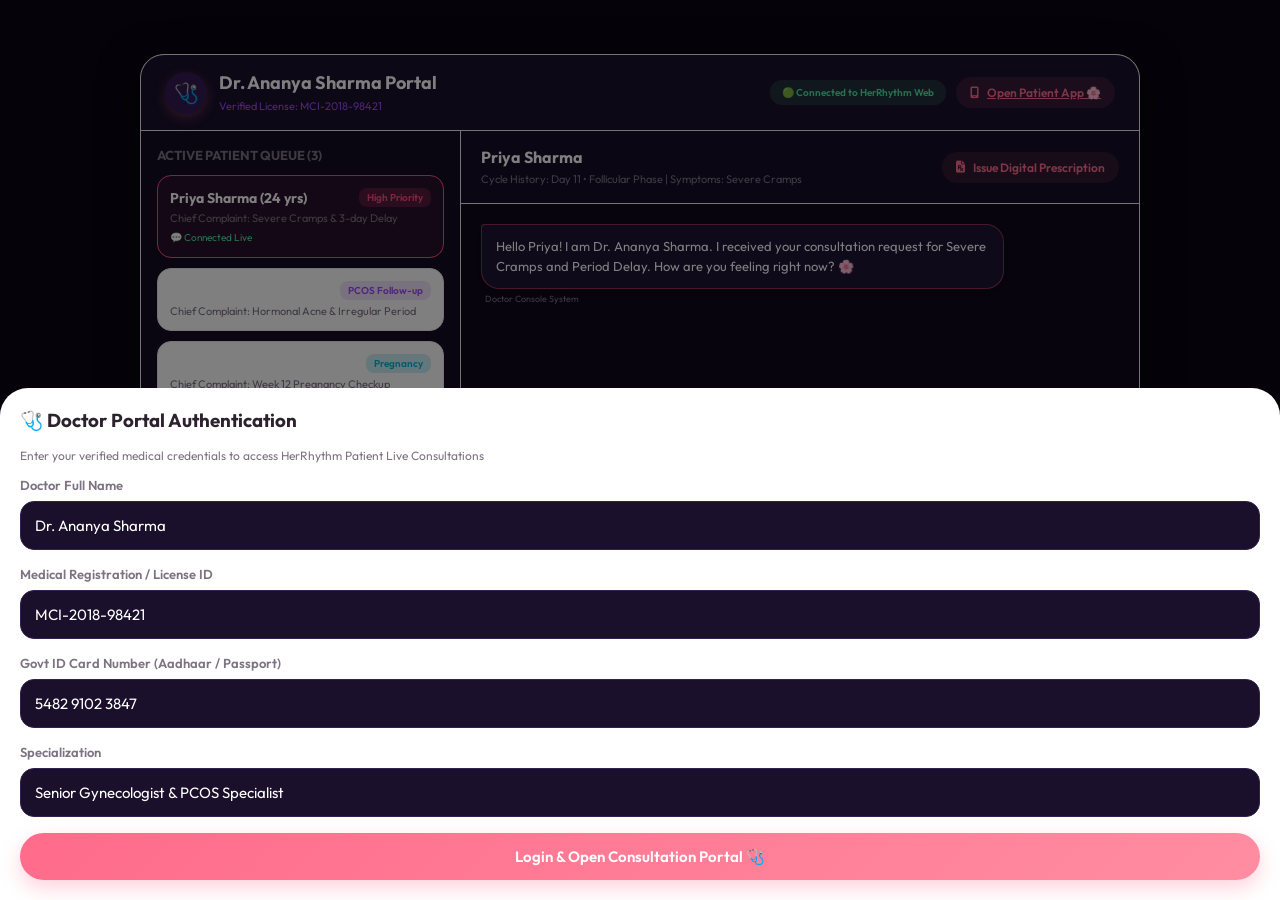
<file: preview/doctor_portal.html>
<!DOCTYPE html>
<html lang="en" data-stitch-project="11146883914433952783">
<head>
    <meta charset="UTF-8">
    <meta name="viewport" content="width=device-width, initial-scale=1.0">
    <title>HerRhythm Doctor Portal - Live Consultation Console</title>
    <link rel="stylesheet" href="styles.css">
    <link rel="preconnect" href="https://fonts.googleapis.com">
    <link rel="preconnect" href="https://fonts.gstatic.com" crossorigin>
    <link href="https://fonts.googleapis.com/css2?family=Outfit:wght@300;400;500;600;700;800&family=Google+Sans:wght@400;500;700&display=swap" rel="stylesheet">
    <link rel="stylesheet" href="https://cdnjs.cloudflare.com/ajax/libs/font-awesome/6.4.0/css/all.min.css">
    <style>
        body { background: #0A0612; }
        .doc-portal-frame {
            max-width: 1000px;
            margin: 20px auto;
            background: var(--bg-color);
            border: 1px solid var(--border-color);
            border-radius: 24px;
            box-shadow: 0 12px 40px rgba(0,0,0,0.6);
            overflow: hidden;
            display: flex;
            flex-direction: column;
            min-height: 88vh;
        }
        .portal-header {
            background: #1A102B;
            padding: 16px 24px;
            border-bottom: 1px solid var(--border-color);
            display: flex;
            justify-content: space-between;
            align-items: center;
        }
        .portal-brand {
            display: flex;
            align-items: center;
            gap: 12px;
        }
        .portal-body {
            display: grid;
            grid-template-columns: 320px 1fr;
            flex: 1;
        }
        .sidebar-patients {
            border-right: 1px solid var(--border-color);
            padding: 16px;
            background: #130B22;
        }
        .patient-item {
            padding: 12px;
            border-radius: 14px;
            background: var(--card-bg);
            border: 1px solid var(--border-color);
            margin-bottom: 10px;
            cursor: pointer;
            transition: all 0.2s;
        }
        .patient-item:hover, .patient-item.active {
            border-color: #FF4B82;
            background: rgba(255, 75, 130, 0.1);
        }
        .doc-chat-console {
            display: flex;
            flex-direction: column;
            background: #10091D;
        }
        .console-header {
            padding: 16px 20px;
            border-bottom: 1px solid var(--border-color);
            background: #160D27;
            display: flex;
            justify-content: space-between;
            align-items: center;
        }
        .console-messages {
            flex: 1;
            padding: 20px;
            overflow-y: auto;
            display: flex;
            flex-direction: column;
            gap: 14px;
            max-height: 520px;
        }
        .console-footer {
            padding: 14px 20px;
            border-top: 1px solid var(--border-color);
            background: #160D27;
            display: flex;
            gap: 10px;
        }
    </style>
</head>
<body>
    <!-- DOCTOR LOGIN MODAL -->
    <div class="modal-overlay active" id="doc-login-modal">
        <div class="modal-card">
            <div class="modal-header">
                <h3>🩺 Doctor Portal Authentication</h3>
            </div>
            <div class="modal-body">
                <p style="font-size:12px; color:var(--text-muted); margin-bottom:14px;">Enter your verified medical credentials to access HerRhythm Patient Live Consultations</p>
                <div class="form-group">
                    <label>Doctor Full Name</label>
                    <input type="text" id="portal-doc-name" class="input-field" value="Dr. Ananya Sharma">
                </div>
                <div class="form-group">
                    <label>Medical Registration / License ID</label>
                    <input type="text" id="portal-doc-license" class="input-field" value="MCI-2018-98421">
                </div>
                <div class="form-group">
                    <label>Govt ID Card Number (Aadhaar / Passport)</label>
                    <input type="text" id="portal-doc-id" class="input-field" value="5482 9102 3847">
                </div>
                <div class="form-group">
                    <label>Specialization</label>
                    <input type="text" id="portal-doc-spec" class="input-field" value="Senior Gynecologist & PCOS Specialist">
                </div>
            </div>
            <div class="modal-footer">
                <button class="btn btn-primary full-width" id="btn-login-doctor-portal">Login & Open Consultation Portal 🩺</button>
            </div>
        </div>
    </div>

    <!-- MAIN DOCTOR PORTAL FRAME -->
    <div class="doc-portal-frame">
        <header class="portal-header">
            <div class="portal-brand">
                <div class="logo-badge" style="background: rgba(160,72,248,0.2); color:#A048F8;">🩺</div>
                <div>
                    <h2 id="header-doc-name" style="font-size:18px; color:white;">Dr. Ananya Sharma Portal</h2>
                    <span id="header-doc-license" style="font-size:11px; color:#A048F8;">Verified License: MCI-2018-98421</span>
                </div>
            </div>
            <div style="display:flex; gap:10px; align-items:center;">
                <span class="live-status-indicator" style="background:rgba(78,228,160,0.15); padding:6px 12px; border-radius:12px;">🟢 Connected to HerRhythm Web</span>
                <a href="index.html" target="_blank" class="btn btn-secondary btn-sm"><i class="fa-solid fa-mobile-screen"></i> Open Patient App 🌸</a>
            </div>
        </header>

        <div class="portal-body">
            <!-- SIDEBAR: PATIENTS QUEUE -->
            <div class="sidebar-patients">
                <h4 style="font-size:13px; color:var(--text-muted); margin-bottom:12px;">ACTIVE PATIENT QUEUE (3)</h4>
                
                <div class="patient-item active" data-patient="Priya Sharma">
                    <div style="display:flex; justify-content:space-between; align-items:center;">
                        <strong style="color:white; font-size:14px;">Priya Sharma (24 yrs)</strong>
                        <span class="doc-tag" style="background:rgba(255,75,130,0.2); color:#FF4B82;">High Priority</span>
                    </div>
                    <p style="font-size:11px; color:var(--text-muted); margin-top:4px;">Chief Complaint: Severe Cramps & 3-day Delay</p>
                    <span style="font-size:10px; color:#4EE4A0; margin-top:6px; display:inline-block;">💬 Connected Live</span>
                </div>

                <div class="patient-item" data-patient="Ananya Verma">
                    <div style="display:flex; justify-content:space-between; align-items:center;">
                        <strong style="color:white; font-size:14px;">Ananya Verma (27 yrs)</strong>
                        <span class="doc-tag">PCOS Follow-up</span>
                    </div>
                    <p style="font-size:11px; color:var(--text-muted); margin-top:4px;">Chief Complaint: Hormonal Acne & Irregular Period</p>
                </div>

                <div class="patient-item" data-patient="Sneha Kapoor">
                    <div style="display:flex; justify-content:space-between; align-items:center;">
                        <strong style="color:white; font-size:14px;">Sneha Kapoor (30 yrs)</strong>
                        <span class="doc-tag" style="background:rgba(0,180,216,0.2); color:#00B4D8;">Pregnancy</span>
                    </div>
                    <p style="font-size:11px; color:var(--text-muted); margin-top:4px;">Chief Complaint: Week 12 Pregnancy Checkup</p>
                </div>
            </div>

            <!-- MAIN CHAT CONSOLE -->
            <div class="doc-chat-console">
                <div class="console-header">
                    <div>
                        <h3 id="active-patient-name" style="font-size:16px; color:white;">Priya Sharma</h3>
                        <span style="font-size:11px; color:var(--text-muted);">Cycle History: Day 11 • Follicular Phase | Symptoms: Severe Cramps</span>
                    </div>
                    <button class="btn btn-secondary btn-sm" id="btn-doc-issue-rx"><i class="fa-solid fa-file-prescription"></i> Issue Digital Prescription</button>
                </div>

                <div class="console-messages" id="portal-chat-messages">
                    <div class="chat-msg doc-msg" style="align-self:flex-start;">
                        <div class="msg-bubble">
                            Hello Priya! I am Dr. Ananya Sharma. I received your consultation request for Severe Cramps and Period Delay. How are you feeling right now? 🌸
                        </div>
                        <span class="msg-time">Doctor Console System</span>
                    </div>
                </div>

                <div class="console-footer">
                    <input type="text" id="portal-reply-text" class="input-field" placeholder="Type doctor advice or reply to patient..." style="flex:1;">
                    <button class="btn btn-primary" id="btn-portal-send-reply"><i class="fa-solid fa-paper-plane"></i> Send Reply to Patient</button>
                </div>
            </div>
        </div>
    </div>

    <!-- TOAST CONTAINER -->
    <div class="toast" id="toast"></div>

    <script src="doctor_app.js"></script>
</body>
</html>
</file>
<file: preview/styles.css>
:root {
    --bg-color: #FFF6F8;
    --card-bg: #FFFFFF;
    --text-primary: #2C222E;
    --text-muted: #7D7382;
    --primary: #FF6B8B;
    --primary-light: rgba(255, 107, 139, 0.12);
    --secondary: #8A4FFF;
    --fertile: #00C9A7;
    --border-color: #F0E6EA;
    --shadow: 0 8px 24px rgba(255, 107, 139, 0.08);
}

[data-theme="dark"] {
    --bg-color: #19121E;
    --card-bg: #271C2E;
    --text-primary: #F7F0FA;
    --text-muted: #A89CB0;
    --border-color: #382B42;
    --shadow: 0 8px 24px rgba(0, 0, 0, 0.3);
}

* {
    box-sizing: border-box;
    margin: 0;
    padding: 0;
    font-family: 'Outfit', sans-serif;
    -webkit-tap-highlight-color: transparent;
}

body {
    background-color: #0F0B14;
    display: flex;
    justify-content: center;
    align-items: center;
    min-height: 100vh;
    padding: 20px;
}

.mobile-frame {
    width: 380px;
    height: 760px;
    background-color: var(--bg-color);
    border-radius: 40px;
    box-shadow: 0 25px 60px rgba(0, 0, 0, 0.5);
    display: flex;
    flex-direction: column;
    overflow: hidden;
    position: relative;
    border: 8px solid #2C222E;
}

.app-header {
    padding: 20px 20px 10px;
    display: flex;
    justify-content: space-between;
    align-items: center;
}

.logo-area {
    display: flex;
    align-items: center;
    gap: 12px;
}

.logo-badge {
    width: 42px;
    height: 42px;
    background: linear-gradient(135deg, #FF6B8B, #FF94B8);
    border-radius: 50%;
    display: flex;
    justify-content: center;
    align-items: center;
    font-size: 20px;
    box-shadow: 0 4px 12px rgba(255, 107, 139, 0.3);
}

.logo-area h1 {
    font-size: 22px;
    font-weight: 700;
    color: var(--text-primary);
    line-height: 1.1;
}

.subtitle {
    font-size: 12px;
    color: var(--text-muted);
}

.icon-btn {
    width: 38px;
    height: 38px;
    border-radius: 50%;
    border: none;
    background: var(--card-bg);
    color: var(--text-primary);
    cursor: pointer;
    box-shadow: var(--shadow);
}

.profile-avatar-btn {
    width: 38px;
    height: 38px;
    border-radius: 50%;
    border: 2px solid #FF4B82;
    background: linear-gradient(135deg, #FF4B82, #A048F8);
    color: white;
    font-weight: 800;
    font-size: 15px;
    cursor: pointer;
    display: flex;
    align-items: center;
    justify-content: center;
    box-shadow: 0 4px 14px rgba(255, 75, 130, 0.4);
    transition: transform 0.2s;
}

.profile-avatar-btn:hover {
    transform: scale(1.1);
}

.app-body {
    flex: 1;
    overflow-y: auto;
    padding: 16px 20px;
}

.tab-content {
    display: none;
}

.tab-content.active {
    display: block;
    animation: fadeIn 0.3s ease;
}

@keyframes fadeIn {
    from { opacity: 0; transform: translateY(6px); }
    to { opacity: 1; transform: translateY(0); }
}

/* Hero Ring */
.hero-cycle-card {
    display: flex;
    justify-content: center;
    margin: 15px 0 25px;
}

.cycle-ring-wrapper {
    position: relative;
    width: 220px;
    height: 220px;
}

.cycle-svg {
    width: 100%;
    height: 100%;
    transform: rotate(-90deg);
}

.ring-bg {
    fill: none;
    stroke: var(--border-color);
    stroke-width: 8;
}

.ring-progress {
    fill: none;
    stroke: var(--primary);
    stroke-width: 8;
    stroke-linecap: round;
    transition: stroke-dashoffset 0.8s ease;
}

.cycle-ring-content {
    position: absolute;
    top: 0; left: 0; right: 0; bottom: 0;
    display: flex;
    flex-direction: column;
    justify-content: center;
    align-items: center;
}

.ring-label {
    font-size: 13px;
    color: var(--text-muted);
}

.ring-days {
    font-size: 32px;
    font-weight: 800;
    color: var(--primary);
    margin: 2px 0;
}

.fertility-pill {
    padding: 4px 12px;
    background: rgba(0, 201, 167, 0.15);
    color: var(--fertile);
    font-size: 11px;
    font-weight: 600;
    border-radius: 20px;
}

/* Buttons & Cards */
.btn {
    padding: 14px 20px;
    border-radius: 25px;
    border: none;
    font-size: 15px;
    font-weight: 600;
    cursor: pointer;
    display: inline-flex;
    align-items: center;
    justify-content: center;
    gap: 8px;
    transition: transform 0.2s;
}

.btn:active {
    transform: scale(0.97);
}

.btn-primary {
    background: linear-gradient(135deg, var(--primary), #FF8DA1);
    color: white;
    box-shadow: 0 8px 20px rgba(255, 107, 139, 0.3);
}

.btn-secondary {
    background: var(--primary-light);
    color: var(--primary);
}

.btn-sm {
    padding: 8px 14px;
    font-size: 12px;
    border-radius: 16px;
}

.full-width {
    width: 100%;
}

.section-title {
    font-size: 16px;
    font-weight: 700;
    color: var(--text-primary);
    margin: 20px 0 12px;
}

.card {
    background: var(--card-bg);
    border-radius: 20px;
    padding: 16px;
    margin-bottom: 12px;
    box-shadow: var(--shadow);
    border: 1px solid var(--border-color);
}

.phase-card {
    display: flex;
    gap: 14px;
    align-items: center;
}

.card-icon {
    width: 44px;
    height: 44px;
    border-radius: 14px;
    display: flex;
    align-items: center;
    justify-content: center;
    font-size: 20px;
    flex-shrink: 0;
}

.phase-card h3 {
    font-size: 15px;
    color: var(--text-primary);
    margin-bottom: 4px;
}

.phase-card p {
    font-size: 12px;
    color: var(--text-muted);
    line-height: 1.4;
}

/* Metric card */
.metric-header {
    display: flex;
    justify-content: space-between;
    align-items: center;
    margin-bottom: 10px;
}

.metric-info {
    display: flex;
    align-items: center;
    gap: 8px;
    font-weight: 600;
    color: var(--text-primary);
    font-size: 14px;
}

.metric-val {
    font-size: 12px;
    color: var(--text-muted);
}

.progress-bar-bg {
    height: 8px;
    background: var(--border-color);
    border-radius: 4px;
    overflow: hidden;
    margin-bottom: 12px;
}

.progress-fill {
    height: 100%;
    background: #00B4D8;
    border-radius: 4px;
    transition: width 0.4s;
}

/* Calendar Grid */
.calendar-header {
    display: flex;
    justify-content: space-between;
    align-items: center;
    margin-bottom: 16px;
}

.calendar-header h2 {
    color: var(--text-primary);
    font-size: 20px;
}

.tag {
    font-size: 12px;
    background: var(--primary-light);
    color: var(--primary);
    padding: 4px 10px;
    border-radius: 12px;
    font-weight: 600;
}

.calendar-grid-weekdays {
    display: grid;
    grid-template-columns: repeat(7, 1fr);
    text-align: center;
    font-size: 12px;
    font-weight: 700;
    color: var(--text-muted);
    margin-bottom: 10px;
}

.calendar-grid-days {
    display: grid;
    grid-template-columns: repeat(7, 1fr);
    gap: 6px;
}

.cal-day {
    aspect-ratio: 1;
    display: flex;
    align-items: center;
    justify-content: center;
    border-radius: 50%;
    font-size: 13px;
    color: var(--text-primary);
    font-weight: 500;
}

.cal-day.period {
    background: #FF5277;
    color: white;
    font-weight: 700;
}

.cal-day.ovulation {
    background: #00C9A7;
    color: white;
    font-weight: 700;
}

.cal-day.today {
    border: 2px solid var(--primary);
}

.calendar-legend {
    display: flex;
    justify-content: space-around;
    margin-top: 16px;
    font-size: 12px;
    color: var(--text-muted);
}

.legend-item {
    display: flex;
    align-items: center;
    gap: 6px;
}

.dot {
    width: 8px;
    height: 8px;
    border-radius: 50%;
}
.dot-period { background: #FF5277; }
.dot-ovulation { background: #00C9A7; }
.dot-fertile { background: #8A4FFF; }

/* Settings */
.setting-card {
    display: flex;
    flex-direction: column;
    gap: 8px;
    font-size: 14px;
    color: var(--text-primary);
}

.setting-card.row-between {
    flex-direction: row;
    justify-content: space-between;
    align-items: center;
}

input[type="range"] {
    accent-color: var(--primary);
    width: 100%;
}

/* Modal */
.modal-overlay {
    position: absolute;
    top: 0; left: 0; right: 0; bottom: 0;
    background: rgba(0, 0, 0, 0.5);
    display: none;
    justify-content: flex-end;
    flex-direction: column;
    z-index: 100;
}

.modal-overlay.active {
    display: flex;
}

.modal-card {
    background: var(--card-bg);
    border-radius: 28px 28px 0 0;
    padding: 20px;
    animation: slideUp 0.3s ease;
}

@keyframes slideUp {
    from { transform: translateY(100%); }
    to { transform: translateY(0); }
}

.modal-header {
    display: flex;
    justify-content: space-between;
    align-items: center;
    margin-bottom: 16px;
}

.modal-header h3 {
    color: var(--text-primary);
}

.close-btn {
    background: none;
    border: none;
    font-size: 24px;
    color: var(--text-muted);
    cursor: pointer;
}

.form-group {
    margin-bottom: 16px;
}

.form-group label {
    display: block;
    font-size: 13px;
    font-weight: 600;
    color: var(--text-muted);
    margin-bottom: 8px;
}

.chips-group {
    display: flex;
    flex-wrap: wrap;
    gap: 8px;
}

.chip {
    padding: 8px 14px;
    background: var(--bg-color);
    border-radius: 16px;
    font-size: 13px;
    color: var(--text-primary);
    cursor: pointer;
    border: 1px solid var(--border-color);
}

.chip.active {
    background: var(--primary-light);
    border-color: var(--primary);
    color: var(--primary);
    font-weight: 600;
}

/* Bottom Nav */
.app-nav {
    height: 65px;
    background: var(--card-bg);
    border-top: 1px solid var(--border-color);
    display: flex;
    justify-content: space-around;
    align-items: center;
}

.nav-item {
    background: none;
    border: none;
    display: flex;
    flex-direction: column;
    align-items: center;
    gap: 4px;
    color: var(--text-muted);
    font-size: 11px;
    cursor: pointer;
}

.nav-item i {
    font-size: 18px;
}

.nav-item.active {
    color: var(--primary);
    font-weight: 700;
}

/* AUTH & ONBOARDING OVERLAY STYLES */
.auth-overlay {
    position: absolute;
    top: 0; left: 0; right: 0; bottom: 0;
    background: #10091D;
    z-index: 200;
    display: none;
    flex-direction: column;
    overflow-y: auto;
    padding: 24px 18px;
}

.auth-overlay.active {
    display: flex;
}

.auth-screen {
    display: flex;
    flex-direction: column;
    align-items: center;
    justify-content: space-between;
    min-height: 100%;
    text-align: center;
}

.auth-logo-badge {
    width: 70px;
    height: 70px;
    background: radial-gradient(circle, #FF4B82, #A048F8);
    border: 2px solid #FFD1E1;
    border-radius: 50%;
    display: flex;
    align-items: center;
    justify-content: center;
    font-size: 36px;
    box-shadow: 0 0 20px rgba(255, 75, 130, 0.4);
}

.auth-title {
    font-size: 32px;
    font-weight: 800;
    color: #FFFFFF;
    margin-top: 8px;
}

.auth-subtitle {
    font-size: 14px;
    color: #FF8FB3;
    margin-top: 2px;
}

.auth-card {
    background: #1A102B;
    border: 1px solid #33204E;
    border-radius: 24px;
    padding: 24px 20px;
    width: 100%;
    margin: 20px 0;
    box-shadow: 0 10px 30px rgba(0, 0, 0, 0.3);
}

.auth-card h2 {
    font-size: 22px;
    color: white;
    margin-bottom: 8px;
}

.auth-card p {
    font-size: 13px;
    color: #C3B6DB;
    line-height: 1.5;
    margin-bottom: 20px;
}

.google-btn {
    width: 100%;
    height: 52px;
    background: #FFFFFF;
    color: #1F1F1F;
    border: none;
    border-radius: 26px;
    font-size: 15px;
    font-weight: 700;
    display: flex;
    align-items: center;
    justify-content: center;
    gap: 10px;
    cursor: pointer;
    box-shadow: 0 4px 15px rgba(255, 255, 255, 0.2);
    transition: transform 0.2s, box-shadow 0.2s;
}

.google-btn:active {
    transform: scale(0.98);
}

.g-icon {
    font-weight: 900;
    font-size: 20px;
    color: #4285F4;
}

.auth-security {
    font-size: 11px;
    color: #8A7A9F;
    margin-top: 14px;
}

.auth-badges {
    display: flex;
    gap: 8px;
    flex-wrap: wrap;
    justify-content: center;
    margin-bottom: 10px;
}

.auth-badge {
    background: rgba(255, 75, 130, 0.15);
    color: #FF8FB3;
    border: 1px solid rgba(255, 75, 130, 0.3);
    padding: 6px 12px;
    border-radius: 16px;
    font-size: 12px;
}

/* ONBOARDING SCREEN STYLES */
.onboarding-screen {
    display: flex;
    flex-direction: column;
    height: 100%;
}

.onboarding-screen.hidden {
    display: none;
}

.onboarding-header {
    display: flex;
    align-items: center;
    gap: 12px;
    margin-bottom: 20px;
}

.back-btn {
    background: rgba(255, 255, 255, 0.1);
    border: none;
    color: white;
    width: 34px;
    height: 34px;
    border-radius: 50%;
    cursor: pointer;
}

.onboarding-progress {
    flex: 1;
    height: 6px;
    background: #33204E;
    border-radius: 3px;
    overflow: hidden;
}

.progress-bar-fill {
    height: 100%;
    width: 25%;
    background: linear-gradient(90deg, #FF4B82, #A048F8);
    transition: width 0.3s;
}

.step-indicator {
    font-size: 12px;
    color: #FF8FB3;
    font-weight: 600;
}

.onboarding-body {
    flex: 1;
}

.onboarding-step {
    display: none;
    flex-direction: column;
}

.onboarding-step.active {
    display: flex;
}

.step-badge {
    display: inline-block;
    background: rgba(160, 72, 248, 0.2);
    color: #A048F8;
    padding: 4px 10px;
    border-radius: 12px;
    font-size: 12px;
    font-weight: 700;
    width: fit-content;
    margin-bottom: 10px;
}

.onboarding-step h2 {
    color: white;
    font-size: 22px;
    margin-bottom: 4px;
}

.step-desc {
    color: #C3B6DB;
    font-size: 13px;
    margin-bottom: 20px;
}

.input-field {
    width: 100%;
    padding: 14px;
    background: #1A102B;
    border: 1px solid #33204E;
    border-radius: 14px;
    color: white;
    font-size: 15px;
    outline: none;
}

.range-slider {
    width: 100%;
    margin-top: 8px;
}

.symptoms-grid {
    display: grid;
    grid-template-columns: repeat(2, 1fr);
    gap: 10px;
}

.symptom-card {
    background: #1A102B;
    border: 1.5px solid #33204E;
    border-radius: 16px;
    padding: 14px;
    display: flex;
    align-items: center;
    gap: 10px;
    color: #C3B6DB;
    cursor: pointer;
    font-size: 13px;
    transition: all 0.2s;
}

.symptom-card.active {
    border-color: #FF4B82;
    background: rgba(255, 75, 130, 0.15);
    color: white;
    font-weight: 600;
}

.sym-icon {
    font-size: 20px;
}

.goal-options {
    display: flex;
    flex-direction: column;
    gap: 12px;
}

.goal-card {
    background: #1A102B;
    border: 1.5px solid #33204E;
    border-radius: 18px;
    padding: 16px;
    display: flex;
    align-items: center;
    gap: 14px;
    color: white;
    cursor: pointer;
    transition: all 0.2s;
}

.goal-card i {
    font-size: 24px;
    color: #FF4B82;
}

.goal-card.active {
    border-color: #A048F8;
    background: rgba(160, 72, 248, 0.2);
}

.goal-card h4 {
    font-size: 15px;
    margin-bottom: 2px;
}

.goal-card p {
    font-size: 12px;
    color: #C3B6DB;
}

.form-row {
    display: flex;
    gap: 12px;
}

.form-group.half {
    flex: 1;
}

.symptom-card div {
    display: flex;
    flex-direction: column;
}

.symptom-card small {
    font-size: 10px;
    color: #8A7A9F;
    margin-top: 2px;
}

/* PREMIUM FEATURES SECTION STYLES */
.features-hero {
    margin-bottom: 20px;
}

.features-hero h2 {
    font-size: 22px;
    font-weight: 800;
    color: var(--text-primary);
    margin: 6px 0 4px 0;
}

.features-hero-desc {
    font-size: 13px;
    color: var(--text-muted);
    line-height: 1.5;
}

.features-grid {
    display: flex;
    flex-direction: column;
    gap: 16px;
    padding-bottom: 20px;
}

.feature-card {
    background: var(--card-bg);
    border: 1px solid var(--border-color);
    border-radius: 20px;
    padding: 18px;
    transition: transform 0.2s ease, border-color 0.2s ease, box-shadow 0.2s ease;
}

.feature-card:hover {
    transform: translateY(-2px);
    border-color: rgba(255, 75, 130, 0.4);
    box-shadow: 0 8px 24px rgba(0, 0, 0, 0.25);
}

.feature-header {
    display: flex;
    align-items: center;
    gap: 14px;
    margin-bottom: 10px;
}

.feature-icon-wrapper {
    width: 44px;
    height: 44px;
    border-radius: 14px;
    display: flex;
    align-items: center;
    justify-content: center;
    font-size: 18px;
    flex-shrink: 0;
}

.icon-magenta { background: rgba(255, 75, 130, 0.15); color: #FF4B82; }
.icon-purple { background: rgba(160, 72, 248, 0.15); color: #A048F8; }
.icon-blue { background: rgba(0, 180, 216, 0.15); color: #00B4D8; }
.icon-rose { background: rgba(255, 143, 179, 0.15); color: #FF8FB3; }
.icon-red { background: rgba(255, 82, 119, 0.15); color: #FF5277; }
.icon-green { background: rgba(0, 201, 167, 0.15); color: #00C9A7; }
.icon-glowing { background: radial-gradient(circle, rgba(160, 72, 248, 0.3), rgba(255, 75, 130, 0.2)); color: #FF8FB3; border: 1.5px solid rgba(255, 75, 130, 0.4); }

.feature-header h3 {
    font-size: 16px;
    font-weight: 700;
    color: var(--text-primary);
    line-height: 1.2;
}

.feature-tag {
    display: inline-block;
    font-size: 10px;
    font-weight: 600;
    padding: 2px 8px;
    border-radius: 10px;
    background: rgba(255, 255, 255, 0.08);
    color: var(--text-muted);
    margin-top: 2px;
}

.feature-tag.tag-sos {
    background: rgba(255, 82, 119, 0.2);
    color: #FF5277;
    font-weight: 700;
}

.feature-desc {
    font-size: 12px;
    color: var(--text-muted);
    line-height: 1.5;
    margin-bottom: 12px;
}

.feature-list {
    display: flex;
    flex-direction: column;
    gap: 6px;
}

.feature-item {
    font-size: 12px;
    color: var(--text-primary);
    display: flex;
    align-items: center;
    gap: 8px;
}

.feature-item i {
    font-size: 11px;
    color: #FF4B82;
}

/* PLACEHOLDER NYRA AI CARD */
.placeholder-card {
    border: 1.5px dashed rgba(160, 72, 248, 0.4);
    background: linear-gradient(135deg, rgba(26, 16, 43, 0.9), rgba(16, 9, 29, 0.9));
}

.badge-coming-soon {
    display: inline-block;
    font-size: 10px;
    font-weight: 700;
    padding: 3px 10px;
    border-radius: 12px;
    background: linear-gradient(90deg, #FF4B82, #A048F8);
    color: white;
    margin-top: 3px;
    letter-spacing: 0.5px;
}

.placeholder-status-box {
    margin-top: 10px;
    padding: 10px 14px;
    background: rgba(160, 72, 248, 0.1);
    border: 1px solid rgba(160, 72, 248, 0.2);
    border-radius: 12px;
    display: flex;
    align-items: center;
    gap: 8px;
    font-size: 11px;
    color: #FF8FB3;
    font-weight: 600;
}

.badge-ui-only {
    display: inline-block;
    font-size: 10px;
    font-weight: 600;
    padding: 2px 8px;
    border-radius: 10px;
    background: rgba(0, 180, 216, 0.15);
    color: #00B4D8;
    margin-top: 2px;
}

/* GUIDED SESSIONS SESSIONS */
.guided-sessions-selector {
    display: flex;
    gap: 8px;
    margin-bottom: 12px;
}

.guided-btn {
    flex: 1;
    padding: 8px 10px;
    background: var(--bg-color);
    border: 1px solid var(--border-color);
    border-radius: 12px;
    color: var(--text-muted);
    font-size: 11px;
    font-weight: 600;
    cursor: pointer;
    display: flex;
    align-items: center;
    justify-content: center;
    gap: 6px;
    transition: all 0.2s;
}

.guided-btn.active {
    background: rgba(0, 201, 167, 0.15);
    border-color: #00C9A7;
    color: #00C9A7;
}

.guided-session-display {
    background: var(--bg-color);
    border-radius: 14px;
    padding: 12px;
    border: 1px solid var(--border-color);
}

.guided-session-display h4 {
    font-size: 13px;
    color: var(--text-primary);
    margin-bottom: 2px;
}

.guided-session-display p {
    font-size: 11px;
    color: var(--text-muted);
}

/* VOICE UI MOCK */
.voice-ui-preview {
    display: flex;
    gap: 8px;
    align-items: center;
}

.voice-input-mock {
    font-size: 12px;
    padding: 10px 14px;
}

.voice-mic-btn {
    width: 42px;
    height: 42px;
    border-radius: 14px;
    background: linear-gradient(135deg, #FF4B82, #A048F8);
    border: none;
    color: white;
    font-size: 16px;
    cursor: pointer;
    flex-shrink: 0;
    box-shadow: 0 4px 12px rgba(255, 75, 130, 0.3);
}

/* DOCTOR CONSENT BOX */
.consent-box {
    background: var(--bg-color);
    padding: 12px 14px;
    border-radius: 14px;
    border: 1px solid var(--border-color);
    display: flex;
    flex-direction: column;
    gap: 6px;
}

.toggle-switch-label {
    display: flex;
    justify-content: space-between;
    align-items: center;
    font-size: 13px;
    font-weight: 600;
    color: var(--text-primary);
}

/* DOCTOR SECTION STYLES */
.doctor-hero {
    margin-bottom: 16px;
}

.doctor-hero h2 {
    font-size: 22px;
    font-weight: 800;
    color: var(--text-primary);
    margin: 6px 0 4px 0;
}

.doctor-hero-desc {
    font-size: 13px;
    color: var(--text-muted);
    line-height: 1.5;
}

.doctor-quick-grid {
    display: grid;
    grid-template-columns: repeat(2, 1fr);
    gap: 10px;
    margin-bottom: 16px;
}

.doc-action-card {
    display: flex;
    align-items: center;
    gap: 10px;
    padding: 14px;
    cursor: pointer;
    transition: transform 0.2s, border-color 0.2s;
}

.doc-action-card:hover {
    transform: translateY(-2px);
    border-color: #FF4B82;
}

.doc-action-icon {
    width: 38px;
    height: 38px;
    border-radius: 12px;
    display: flex;
    align-items: center;
    justify-content: center;
    font-size: 16px;
    flex-shrink: 0;
}

.doc-action-card h4 {
    font-size: 13px;
    color: var(--text-primary);
    margin-bottom: 2px;
}

.doc-action-card p {
    font-size: 10px;
    color: var(--text-muted);
    line-height: 1.3;
}

.doctors-list {
    display: flex;
    flex-direction: column;
    gap: 14px;
    margin-top: 10px;
}

.doctor-card {
    display: flex;
    gap: 14px;
    padding: 16px;
    align-items: flex-start;
}

.doc-avatar-wrapper {
    position: relative;
    width: 50px;
    height: 50px;
    background: rgba(255, 75, 130, 0.15);
    border-radius: 16px;
    display: flex;
    align-items: center;
    justify-content: center;
    font-size: 28px;
    flex-shrink: 0;
}

.doc-status-online {
    position: absolute;
    bottom: -2px;
    right: -2px;
    width: 12px;
    height: 12px;
    background: #4EE4A0;
    border: 2px solid var(--card-bg);
    border-radius: 50%;
}

.doc-info {
    flex: 1;
}

.doc-name-row {
    display: flex;
    justify-content: space-between;
    align-items: center;
}

.doc-name-row h3 {
    font-size: 15px;
    color: var(--text-primary);
}

.doc-rating {
    font-size: 11px;
    font-weight: 700;
    color: #FF9F43;
}

.doc-spec {
    font-size: 12px;
    color: #FF8FB3;
    font-weight: 600;
    display: block;
    margin-top: 2px;
}

.doc-exp {
    font-size: 11px;
    color: var(--text-muted);
    margin: 4px 0 8px 0;
}

.doc-tags {
    display: flex;
    flex-wrap: wrap;
    gap: 6px;
    margin-bottom: 10px;
}

.doc-tag {
    font-size: 10px;
    padding: 3px 8px;
    border-radius: 8px;
    background: rgba(160, 72, 248, 0.15);
    color: #A048F8;
    font-weight: 600;
}

.doc-action-row {
    display: flex;
    justify-content: space-between;
    align-items: center;
    margin-top: 6px;
}

.doc-fee {
    font-size: 13px;
    font-weight: 700;
    color: var(--text-primary);
}

.btn-book-doc {
    padding: 6px 14px;
    font-size: 12px;
}

.caregiver-card {
    margin-top: 10px;
    padding: 16px;
}

.caregiver-header {
    display: flex;
    gap: 12px;
    align-items: center;
}

.caregiver-icon {
    width: 38px;
    height: 38px;
    border-radius: 12px;
    background: rgba(255, 75, 130, 0.2);
    color: #FF4B82;
    display: flex;
    align-items: center;
    justify-content: center;
    font-size: 18px;
}

.caregiver-header h4 {
    font-size: 14px;
    color: var(--text-primary);
}

.caregiver-header p {
    font-size: 11px;
    color: var(--text-muted);
}

/* HEADER ACTIONS & ROLE SWITCHER */
.header-right-actions {
    display: flex;
    align-items: center;
    gap: 8px;
}

.doctor-home-banner {
    display: flex;
    align-items: center;
    gap: 12px;
    padding: 14px;
    margin-bottom: 12px;
    cursor: pointer;
    border: 1px solid rgba(160, 72, 248, 0.4);
    transition: transform 0.2s, border-color 0.2s, box-shadow 0.2s;
}

.doctor-home-banner:hover {
    transform: translateY(-2px);
    border-color: #FF4B82;
    box-shadow: 0 6px 20px rgba(255, 75, 130, 0.2);
}

.doctor-home-banner h4 {
    font-size: 14px;
    color: var(--text-primary);
    margin-bottom: 2px;
}

.doctor-home-banner p {
    font-size: 11px;
    color: var(--text-muted);
}

/* FLOATING LIVE DOCTOR CHAT FAB BUTTON */
.chat-fab-btn {
    position: absolute;
    bottom: 80px;
    right: 18px;
    width: 54px;
    height: 54px;
    border-radius: 50%;
    background: linear-gradient(135deg, #FF4B82, #A048F8);
    color: white;
    border: none;
    font-size: 22px;
    cursor: pointer;
    box-shadow: 0 8px 24px rgba(255, 75, 130, 0.4);
    display: flex;
    align-items: center;
    justify-content: center;
    z-index: 100;
    transition: transform 0.2s, box-shadow 0.2s;
}

.chat-fab-btn:hover {
    transform: scale(1.08);
    box-shadow: 0 10px 30px rgba(255, 75, 130, 0.6);
}

.fab-badge {
    position: absolute;
    top: -2px;
    right: -2px;
    background: #4EE4A0;
    color: #10091D;
    font-size: 10px;
    font-weight: 800;
    width: 18px;
    height: 18px;
    border-radius: 50%;
    display: flex;
    align-items: center;
    justify-content: center;
    border: 2px solid var(--card-bg);
}

.doctor-verification-box {
    background: rgba(160, 72, 248, 0.08);
    border: 1px solid rgba(160, 72, 248, 0.3);
    padding: 14px;
    border-radius: 16px;
    margin-top: 12px;
}

.role-badge-btn {
    background: rgba(255, 75, 130, 0.15);
    border: 1px solid rgba(255, 75, 130, 0.3);
    color: #FF8FB3;
    padding: 6px 12px;
    border-radius: 16px;
    font-size: 11px;
    font-weight: 700;
    cursor: pointer;
    transition: all 0.2s;
}

.role-badge-btn:hover {
    background: rgba(255, 75, 130, 0.25);
}

.doc-btn-group {
    display: flex;
    gap: 6px;
}

/* LIVE DOCTOR CHAT MODAL STYLES */
.chat-modal-card {
    height: 85vh;
    display: flex;
    flex-direction: column;
    padding: 16px;
}

.chat-header {
    border-bottom: 1px solid var(--border-color);
    padding-bottom: 12px;
    margin-bottom: 0;
}

.chat-doc-info {
    display: flex;
    align-items: center;
    gap: 10px;
}

.doc-avatar-small {
    width: 38px;
    height: 38px;
    background: rgba(255, 75, 130, 0.15);
    border-radius: 50%;
    display: flex;
    align-items: center;
    justify-content: center;
    font-size: 20px;
}

.chat-doc-info h3 {
    font-size: 14px;
    color: var(--text-primary);
}

.live-status-indicator {
    font-size: 10px;
    color: #4EE4A0;
    font-weight: 600;
}

.chat-body {
    flex: 1;
    overflow-y: auto;
    padding: 14px 0;
    display: flex;
    flex-direction: column;
    gap: 12px;
}

.chat-msg {
    display: flex;
    flex-direction: column;
    max-width: 82%;
}

.chat-msg.doc-msg {
    align-self: flex-start;
}

.chat-msg.user-msg {
    align-self: flex-end;
}

.msg-bubble {
    padding: 12px 14px;
    border-radius: 18px;
    font-size: 13px;
    line-height: 1.5;
}

.doc-msg .msg-bubble {
    background: #1F1435;
    border: 1px solid rgba(255, 75, 130, 0.5);
    color: #FFFFFF !important;
    border-top-left-radius: 4px;
    box-shadow: 0 4px 14px rgba(0, 0, 0, 0.4);
}

.doc-msg .msg-bubble strong, .doc-msg .msg-bubble span {
    color: #FF8FB3 !important;
}

.user-msg .msg-bubble {
    background: linear-gradient(135deg, #FF4B82, #A048F8);
    color: #FFFFFF !important;
    border-top-right-radius: 4px;
    box-shadow: 0 4px 14px rgba(255, 75, 130, 0.3);
}

.msg-time {
    font-size: 9px;
    color: var(--text-muted);
    margin-top: 4px;
    padding: 0 4px;
}

.user-msg .msg-time {
    text-align: right;
}

.chat-quick-shortcuts {
    display: flex;
    gap: 6px;
    overflow-x: auto;
    padding: 8px 0;
    border-top: 1px solid var(--border-color);
}

.chat-shortcut-chip {
    font-size: 10px;
    padding: 5px 10px;
    background: var(--bg-color);
    border: 1px solid var(--border-color);
    border-radius: 12px;
    color: var(--text-secondary);
    cursor: pointer;
    white-space: nowrap;
    transition: all 0.2s;
}

.chat-shortcut-chip:hover {
    border-color: #FF4B82;
    color: white;
}

.chat-footer {
    display: flex;
    gap: 8px;
    align-items: center;
    padding-top: 8px;
}

.chat-attach-btn {
    width: 40px;
    height: 40px;
    background: var(--bg-color);
    border: 1px solid var(--border-color);
    border-radius: 12px;
    color: var(--text-muted);
    cursor: pointer;
    font-size: 16px;
}

.chat-input {
    flex: 1;
    font-size: 13px;
    padding: 10px 14px;
}

.chat-send-btn {
    width: 40px;
    height: 40px;
    padding: 0;
    border-radius: 12px;
    display: flex;
    align-items: center;
    justify-content: center;
}

/* EMERGENCY SOS BANNER STYLES */
.sos-home-banner {
    display: flex;
    align-items: center;
    gap: 12px;
    padding: 14px;
    margin-bottom: 12px;
    border: 1px solid #FF4B82;
    background: rgba(255, 75, 130, 0.08);
    cursor: pointer;
    transition: transform 0.2s, box-shadow 0.2s;
}

.sos-home-banner:hover {
    transform: scale(1.02);
    box-shadow: 0 6px 20px rgba(255, 75, 130, 0.4);
}

.sos-icon-wrapper {
    width: 42px;
    height: 42px;
    background: linear-gradient(135deg, #FF4B82, #D32F2F);
    color: white;
    border-radius: 12px;
    display: flex;
    align-items: center;
    justify-content: center;
    font-size: 20px;
    flex-shrink: 0;
    animation: pulse 1.2s infinite alternate;
}

.sos-trigger-btn {
    background: linear-gradient(135deg, #FF4B82, #D32F2F);
    color: white;
    font-weight: 800;
    padding: 8px 14px;
}

/* HEALTH SENSORS & VITALS DASHBOARD STYLES */
.sensor-dashboard-card {
    margin-top: 8px;
    margin-bottom: 16px;
}

.sensor-grid {
    display: grid;
    grid-template-columns: repeat(2, 1fr);
    gap: 10px;
}

.sensor-box {
    padding: 12px;
    display: flex;
    align-items: center;
    gap: 10px;
    background: rgba(255, 255, 255, 0.03);
    border: 1px solid var(--border-color);
    border-radius: 14px;
}

.sensor-icon {
    width: 36px;
    height: 36px;
    border-radius: 10px;
    display: flex;
    align-items: center;
    justify-content: center;
    font-size: 16px;
    flex-shrink: 0;
}

.sensor-label {
    font-size: 10px;
    color: var(--text-muted);
    display: block;
}

.sensor-val {
    font-size: 15px;
    font-weight: 800;
    color: var(--text-primary);
    margin: 1px 0;
}

.sensor-status {
    font-size: 9px;
    font-weight: 700;
    display: block;
}
</file>
